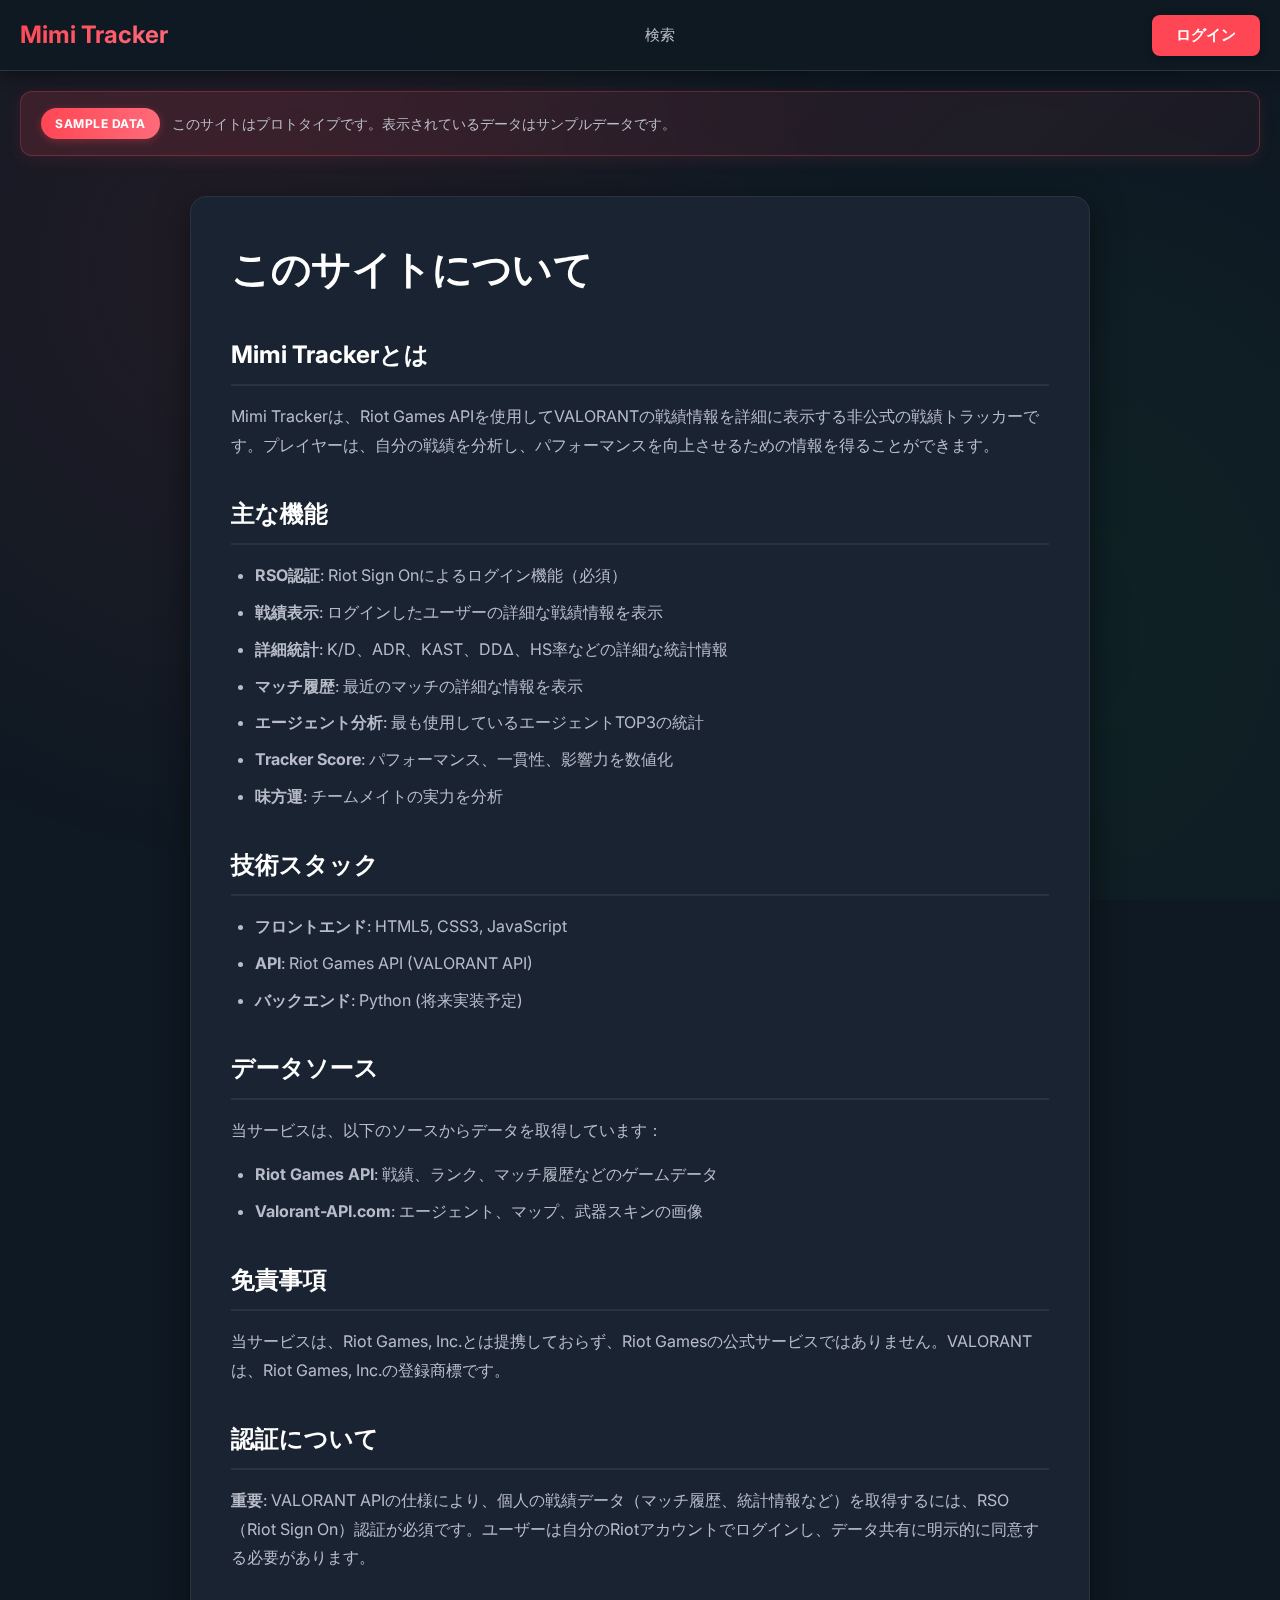
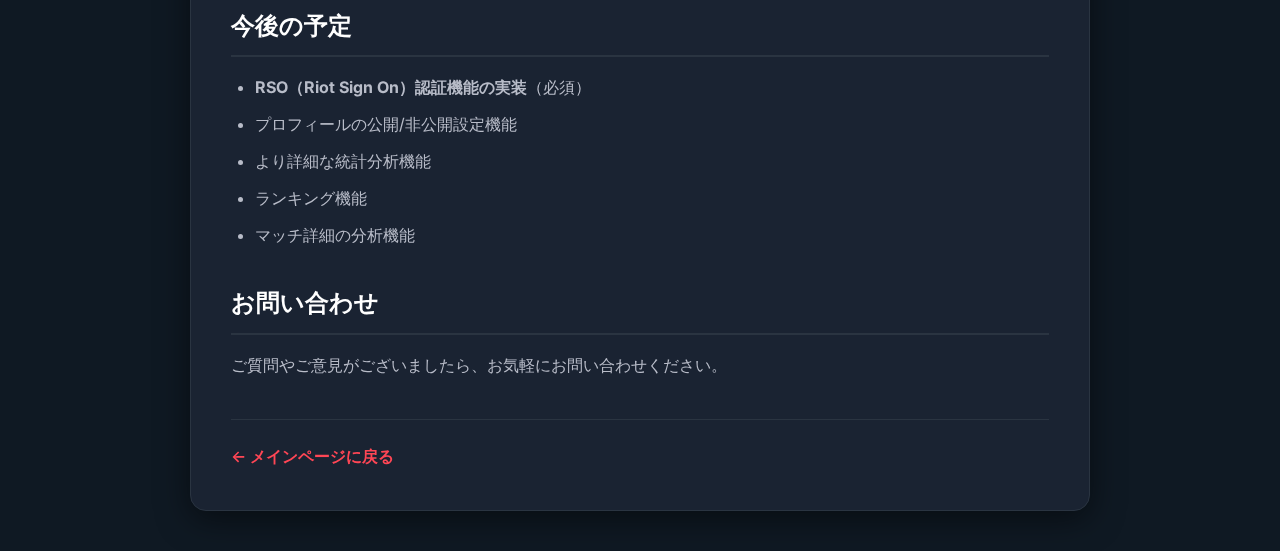
<file: about.html>
<!DOCTYPE html>
<html lang="ja">
<head>
    <meta charset="UTF-8">
    <meta name="viewport" content="width=device-width, initial-scale=1.0">
    <title>このサイトについて | Mimi Tracker</title>
    <link rel="preconnect" href="https://fonts.googleapis.com">
    <link rel="preconnect" href="https://fonts.gstatic.com" crossorigin>
    <link href="https://fonts.googleapis.com/css2?family=Inter:wght@400;500;600;700;800&display=swap" rel="stylesheet">
    <link rel="stylesheet" href="style.css">
</head>
<body>
    <!-- ナビゲーションバー -->
    <nav class="navbar">
        <div class="nav-container">
            <div class="nav-left">
                <a href="index.html" class="logo">
                    <span class="logo-text">Mimi Tracker</span>
                </a>
            </div>
            <div class="nav-center">
                <a href="index.html" class="nav-item">検索</a>
            </div>
            <div class="nav-right">
                <button class="login-btn" onclick="openLoginModal()">ログイン</button>
            </div>
        </div>
    </nav>

    <div class="container">
        <!-- Sample Data Notice -->
        <div class="sample-data-notice">
            <span class="sample-data-badge">Sample Data</span>
            <span class="sample-data-text">このサイトはプロトタイプです。表示されているデータはサンプルデータです。</span>
        </div>
        
        <section class="legal-section">
            <h1 class="legal-title">このサイトについて</h1>

            <div class="legal-content">
                <h2>Mimi Trackerとは</h2>
                <p>Mimi Trackerは、Riot Games APIを使用してVALORANTの戦績情報を詳細に表示する非公式の戦績トラッカーです。プレイヤーは、自分の戦績を分析し、パフォーマンスを向上させるための情報を得ることができます。</p>

                <h2>主な機能</h2>
                <ul>
                    <li><strong>RSO認証</strong>: Riot Sign Onによるログイン機能（必須）</li>
                    <li><strong>戦績表示</strong>: ログインしたユーザーの詳細な戦績情報を表示</li>
                    <li><strong>詳細統計</strong>: K/D、ADR、KAST、DDΔ、HS率などの詳細な統計情報</li>
                    <li><strong>マッチ履歴</strong>: 最近のマッチの詳細な情報を表示</li>
                    <li><strong>エージェント分析</strong>: 最も使用しているエージェントTOP3の統計</li>
                    <li><strong>Tracker Score</strong>: パフォーマンス、一貫性、影響力を数値化</li>
                    <li><strong>味方運</strong>: チームメイトの実力を分析</li>
                </ul>

                <h2>技術スタック</h2>
                <ul>
                    <li><strong>フロントエンド</strong>: HTML5, CSS3, JavaScript</li>
                    <li><strong>API</strong>: Riot Games API (VALORANT API)</li>
                    <li><strong>バックエンド</strong>: Python (将来実装予定)</li>
                </ul>

                <h2>データソース</h2>
                <p>当サービスは、以下のソースからデータを取得しています：</p>
                <ul>
                    <li><strong>Riot Games API</strong>: 戦績、ランク、マッチ履歴などのゲームデータ</li>
                    <li><strong>Valorant-API.com</strong>: エージェント、マップ、武器スキンの画像</li>
                </ul>

                <h2>免責事項</h2>
                <p>当サービスは、Riot Games, Inc.とは提携しておらず、Riot Gamesの公式サービスではありません。VALORANTは、Riot Games, Inc.の登録商標です。</p>

                <h2>認証について</h2>
                <p><strong>重要</strong>: VALORANT APIの仕様により、個人の戦績データ（マッチ履歴、統計情報など）を取得するには、RSO（Riot Sign On）認証が必須です。ユーザーは自分のRiotアカウントでログインし、データ共有に明示的に同意する必要があります。</p>

                <h2>今後の予定</h2>
                <ul>
                    <li><strong>RSO（Riot Sign On）認証機能の実装</strong>（必須）</li>
                    <li>プロフィールの公開/非公開設定機能</li>
                    <li>より詳細な統計分析機能</li>
                    <li>ランキング機能</li>
                    <li>マッチ詳細の分析機能</li>
                </ul>

                <h2>お問い合わせ</h2>
                <p>ご質問やご意見がございましたら、お気軽にお問い合わせください。</p>
            </div>

            <div class="legal-footer">
                <a href="index.html" class="back-link">← メインページに戻る</a>
            </div>
        </section>
    </div>

    <script>
        function openLoginModal() {
            // ログインモーダルは別ページでは開かない
        }
    </script>
</body>
</html>
</file>
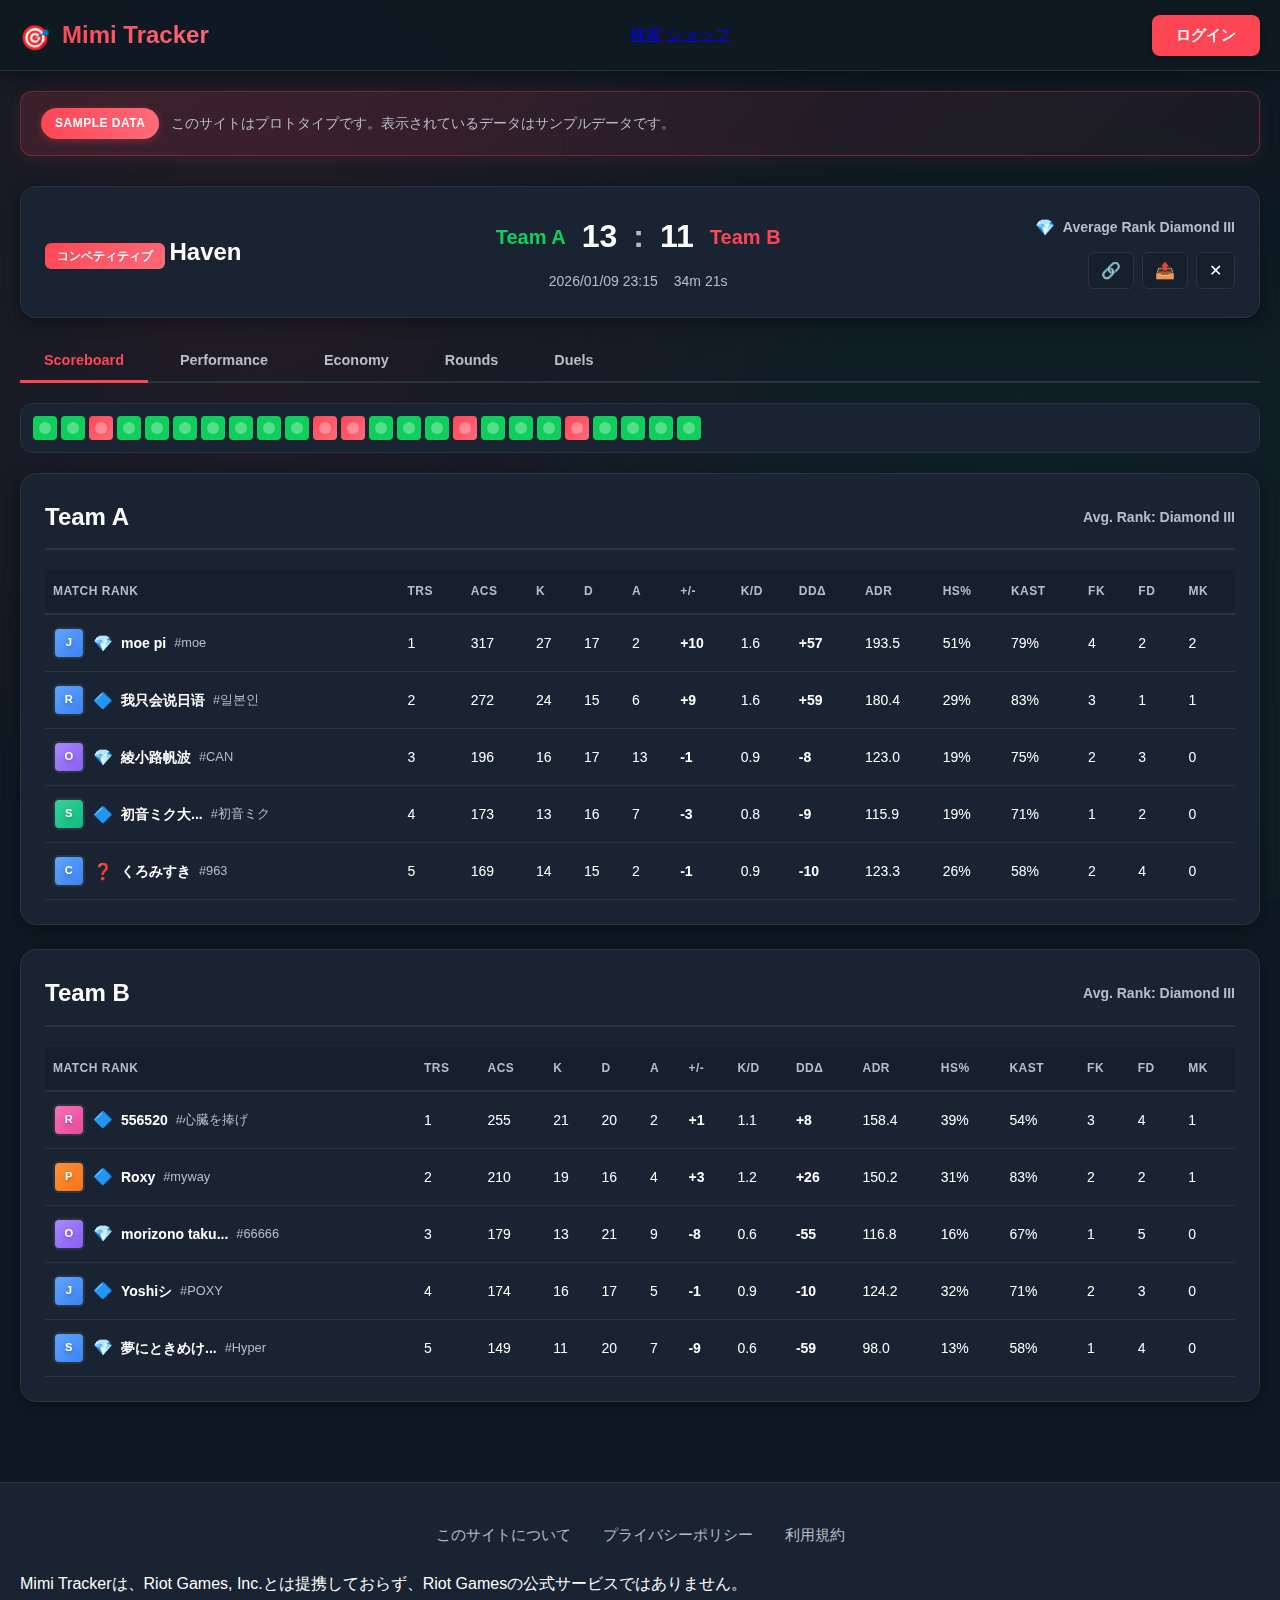
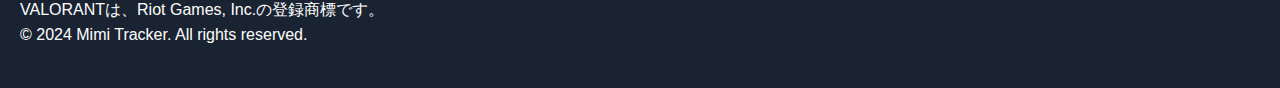
<file: match-detail.html>
<!DOCTYPE html>
<html lang="ja">
<head>
    <meta charset="UTF-8">
    <meta name="viewport" content="width=device-width, initial-scale=1.0">
    <title>試合詳細 | Mimi Tracker</title>
    <link rel="stylesheet" href="style.css">
    <link rel="stylesheet" href="match-detail.css">
</head>
<body>
    <!-- ナビゲーションバー -->
    <nav class="navbar">
        <div class="nav-container">
            <div class="nav-left">
                <a href="index.html" class="logo">
                    <div class="logo-img">🎯</div>
                    <span class="logo-text">Mimi Tracker</span>
                </a>
            </div>
            <div class="nav-tabs">
                <a href="index.html" class="nav-tab">検索</a>
                <a href="shop.html" class="nav-tab">ショップ</a>
            </div>
            <div class="nav-right">
                <button class="login-btn" onclick="openLoginModal()">ログイン</button>
            </div>
        </div>
    </nav>

    <div class="container">
        <!-- Sample Data Notice -->
        <div class="sample-data-notice">
            <span class="sample-data-badge">Sample Data</span>
            <span class="sample-data-text">このサイトはプロトタイプです。表示されているデータはサンプルデータです。</span>
        </div>

        <!-- マッチヘッダー -->
        <div class="match-header-section">
            <div class="match-header-top">
                <div class="match-header-left">
                    <div class="match-map-info">
                        <span class="match-mode-badge-header">コンペティティブ</span>
                        <span class="match-map-name">Haven</span>
                    </div>
                </div>
                <div class="match-header-center">
                    <div class="match-score-header">
                        <span class="team-name team-a">Team A</span>
                        <span class="score-display">13</span>
                        <span class="score-separator-header">:</span>
                        <span class="score-display">11</span>
                        <span class="team-name team-b">Team B</span>
                    </div>
                    <div class="match-meta-info">
                        <span class="match-date-header">2026/01/09 23:15</span>
                        <span class="match-duration">34m 21s</span>
                    </div>
                </div>
                <div class="match-header-right">
                    <div class="average-rank-header">
                        <span class="rank-icon-small">💎</span>
                        <span>Average Rank Diamond III</span>
                    </div>
                    <div class="match-actions">
                        <button class="action-btn" title="新しいタブで開く">🔗</button>
                        <button class="action-btn" title="共有">📤</button>
                        <button class="action-btn" onclick="window.history.back()" title="閉じる">✕</button>
                    </div>
                </div>
            </div>
        </div>

        <!-- ナビゲーションタブ -->
        <div class="match-tabs">
            <button class="match-tab active" data-tab="scoreboard">Scoreboard</button>
            <button class="match-tab" data-tab="performance">Performance</button>
            <button class="match-tab" data-tab="economy">Economy</button>
            <button class="match-tab" data-tab="rounds">Rounds</button>
            <button class="match-tab" data-tab="duels">Duels</button>
        </div>

        <!-- ラウンド履歴 -->
        <div class="round-history-section">
            <div class="round-history-visualizer">
                <div class="round-item round-win" data-round="1" title="Round 1 - Team A Win"></div>
                <div class="round-item round-win" data-round="2" title="Round 2 - Team A Win"></div>
                <div class="round-item round-loss" data-round="3" title="Round 3 - Team B Win"></div>
                <div class="round-item round-win" data-round="4" title="Round 4 - Team A Win"></div>
                <div class="round-item round-win" data-round="5" title="Round 5 - Team A Win"></div>
                <div class="round-item round-win" data-round="6" title="Round 6 - Team A Win"></div>
                <div class="round-item round-win" data-round="7" title="Round 7 - Team A Win"></div>
                <div class="round-item round-win" data-round="8" title="Round 8 - Team A Win"></div>
                <div class="round-item round-win" data-round="9" title="Round 9 - Team A Win"></div>
                <div class="round-item round-win" data-round="10" title="Round 10 - Team A Win"></div>
                <div class="round-item round-loss" data-round="11" title="Round 11 - Team B Win"></div>
                <div class="round-item round-loss" data-round="12" title="Round 12 - Team B Win"></div>
                <div class="round-item round-win" data-round="13" title="Round 13 - Team A Win"></div>
                <div class="round-item round-win" data-round="14" title="Round 14 - Team A Win"></div>
                <div class="round-item round-win" data-round="15" title="Round 15 - Team A Win"></div>
                <div class="round-item round-loss" data-round="16" title="Round 16 - Team B Win"></div>
                <div class="round-item round-win" data-round="17" title="Round 17 - Team A Win"></div>
                <div class="round-item round-win" data-round="18" title="Round 18 - Team A Win"></div>
                <div class="round-item round-win" data-round="19" title="Round 19 - Team A Win"></div>
                <div class="round-item round-loss" data-round="20" title="Round 20 - Team B Win"></div>
                <div class="round-item round-win" data-round="21" title="Round 21 - Team A Win"></div>
                <div class="round-item round-win" data-round="22" title="Round 22 - Team A Win"></div>
                <div class="round-item round-win" data-round="23" title="Round 23 - Team A Win"></div>
                <div class="round-item round-win" data-round="24" title="Round 24 - Team A Win"></div>
            </div>
        </div>

        <!-- スコアボード -->
        <div class="scoreboard-section" id="scoreboard-tab">
            <!-- Team A -->
            <div class="team-scoreboard">
                <div class="team-header">
                    <h3 class="team-title">Team A</h3>
                    <span class="team-avg-rank">Avg. Rank: Diamond III</span>
                </div>
                <div class="scoreboard-table">
                    <table class="player-stats-table">
                        <thead>
                            <tr>
                                <th>Match Rank</th>
                                <th>TRS</th>
                                <th>ACS</th>
                                <th>K</th>
                                <th>D</th>
                                <th>A</th>
                                <th>+/-</th>
                                <th>K/D</th>
                                <th>DDΔ</th>
                                <th>ADR</th>
                                <th>HS%</th>
                                <th>KAST</th>
                                <th>FK</th>
                                <th>FD</th>
                                <th>MK</th>
                            </tr>
                        </thead>
                        <tbody>
                            <tr class="player-row" onclick="navigateToPlayer('moe pi', 'moe')">
                                <td>
                                    <div class="player-cell">
                                        <div class="sample-image-placeholder agent-placeholder player-icon-small" data-name="Sample Jett">
                                            <span class="sample-image-text">J</span>
                                        </div>
                                        <div class="rank-icon-small">💎</div>
                                        <span class="player-name">moe pi</span>
                                        <span class="player-tag">#moe</span>
                                    </div>
                                </td>
                                <td>1</td>
                                <td>317</td>
                                <td>27</td>
                                <td>17</td>
                                <td>2</td>
                                <td class="stat-positive">+10</td>
                                <td>1.6</td>
                                <td class="stat-positive">+57</td>
                                <td>193.5</td>
                                <td>51%</td>
                                <td>79%</td>
                                <td>4</td>
                                <td>2</td>
                                <td>2</td>
                            </tr>
                            <tr class="player-row" onclick="navigateToPlayer('我只会说日语', '일본인')">
                                <td>
                                    <div class="player-cell">
                                        <div class="sample-image-placeholder agent-placeholder player-icon-small" data-name="Sample Raze">
                                            <span class="sample-image-text">R</span>
                                        </div>
                                        <div class="rank-icon-small">🔷</div>
                                        <span class="player-name">我只会说日语</span>
                                        <span class="player-tag">#일본인</span>
                                    </div>
                                </td>
                                <td>2</td>
                                <td>272</td>
                                <td>24</td>
                                <td>15</td>
                                <td>6</td>
                                <td class="stat-positive">+9</td>
                                <td>1.6</td>
                                <td class="stat-positive">+59</td>
                                <td>180.4</td>
                                <td>29%</td>
                                <td>83%</td>
                                <td>3</td>
                                <td>1</td>
                                <td>1</td>
                            </tr>
                            <tr class="player-row" onclick="navigateToPlayer('綾小路帆波', 'CAN')">
                                <td>
                                    <div class="player-cell">
                                        <div class="sample-image-placeholder agent-placeholder player-icon-small" data-name="Sample Omen">
                                            <span class="sample-image-text">O</span>
                                        </div>
                                        <div class="rank-icon-small">💎</div>
                                        <span class="player-name">綾小路帆波</span>
                                        <span class="player-tag">#CAN</span>
                                    </div>
                                </td>
                                <td>3</td>
                                <td>196</td>
                                <td>16</td>
                                <td>17</td>
                                <td>13</td>
                                <td class="stat-negative">-1</td>
                                <td>0.9</td>
                                <td class="stat-negative">-8</td>
                                <td>123.0</td>
                                <td>19%</td>
                                <td>75%</td>
                                <td>2</td>
                                <td>3</td>
                                <td>0</td>
                            </tr>
                            <tr class="player-row" onclick="navigateToPlayer('初音ミク大', '初音ミク')">
                                <td>
                                    <div class="player-cell">
                                        <div class="sample-image-placeholder agent-placeholder player-icon-small" data-name="Sample Sage">
                                            <span class="sample-image-text">S</span>
                                        </div>
                                        <div class="rank-icon-small">🔷</div>
                                        <span class="player-name">初音ミク大...</span>
                                        <span class="player-tag">#初音ミク</span>
                                    </div>
                                </td>
                                <td>4</td>
                                <td>173</td>
                                <td>13</td>
                                <td>16</td>
                                <td>7</td>
                                <td class="stat-negative">-3</td>
                                <td>0.8</td>
                                <td class="stat-negative">-9</td>
                                <td>115.9</td>
                                <td>19%</td>
                                <td>71%</td>
                                <td>1</td>
                                <td>2</td>
                                <td>0</td>
                            </tr>
                            <tr class="player-row" onclick="navigateToPlayer('くろみすき', '963')">
                                <td>
                                    <div class="player-cell">
                                        <div class="sample-image-placeholder agent-placeholder player-icon-small" data-name="Sample Cypher">
                                            <span class="sample-image-text">C</span>
                                        </div>
                                        <div class="rank-icon-small">❓</div>
                                        <span class="player-name">くろみすき</span>
                                        <span class="player-tag">#963</span>
                                    </div>
                                </td>
                                <td>5</td>
                                <td>169</td>
                                <td>14</td>
                                <td>15</td>
                                <td>2</td>
                                <td class="stat-negative">-1</td>
                                <td>0.9</td>
                                <td class="stat-negative">-10</td>
                                <td>123.3</td>
                                <td>26%</td>
                                <td>58%</td>
                                <td>2</td>
                                <td>4</td>
                                <td>0</td>
                            </tr>
                        </tbody>
                    </table>
                </div>
            </div>

            <!-- Team B -->
            <div class="team-scoreboard">
                <div class="team-header">
                    <h3 class="team-title">Team B</h3>
                    <span class="team-avg-rank">Avg. Rank: Diamond III</span>
                </div>
                <div class="scoreboard-table">
                    <table class="player-stats-table">
                        <thead>
                            <tr>
                                <th>Match Rank</th>
                                <th>TRS</th>
                                <th>ACS</th>
                                <th>K</th>
                                <th>D</th>
                                <th>A</th>
                                <th>+/-</th>
                                <th>K/D</th>
                                <th>DDΔ</th>
                                <th>ADR</th>
                                <th>HS%</th>
                                <th>KAST</th>
                                <th>FK</th>
                                <th>FD</th>
                                <th>MK</th>
                            </tr>
                        </thead>
                        <tbody>
                            <tr class="player-row" onclick="navigateToPlayer('556520', '心臓を捧げ')">
                                <td>
                                    <div class="player-cell">
                                        <div class="sample-image-placeholder agent-placeholder player-icon-small" data-name="Sample Reyna">
                                            <span class="sample-image-text">R</span>
                                        </div>
                                        <div class="rank-icon-small">🔷</div>
                                        <span class="player-name">556520</span>
                                        <span class="player-tag">#心臓を捧げ</span>
                                    </div>
                                </td>
                                <td>1</td>
                                <td>255</td>
                                <td>21</td>
                                <td>20</td>
                                <td>2</td>
                                <td class="stat-positive">+1</td>
                                <td>1.1</td>
                                <td class="stat-positive">+8</td>
                                <td>158.4</td>
                                <td>39%</td>
                                <td>54%</td>
                                <td>3</td>
                                <td>4</td>
                                <td>1</td>
                            </tr>
                            <tr class="player-row" onclick="navigateToPlayer('Roxy', 'myway')">
                                <td>
                                    <div class="player-cell">
                                        <div class="sample-image-placeholder agent-placeholder player-icon-small" data-name="Sample Phoenix">
                                            <span class="sample-image-text">P</span>
                                        </div>
                                        <div class="rank-icon-small">🔷</div>
                                        <span class="player-name">Roxy</span>
                                        <span class="player-tag">#myway</span>
                                    </div>
                                </td>
                                <td>2</td>
                                <td>210</td>
                                <td>19</td>
                                <td>16</td>
                                <td>4</td>
                                <td class="stat-positive">+3</td>
                                <td>1.2</td>
                                <td class="stat-positive">+26</td>
                                <td>150.2</td>
                                <td>31%</td>
                                <td>83%</td>
                                <td>2</td>
                                <td>2</td>
                                <td>1</td>
                            </tr>
                            <tr class="player-row" onclick="navigateToPlayer('morizono taku', '66666')">
                                <td>
                                    <div class="player-cell">
                                        <div class="sample-image-placeholder agent-placeholder player-icon-small" data-name="Sample Omen">
                                            <span class="sample-image-text">O</span>
                                        </div>
                                        <div class="rank-icon-small">💎</div>
                                        <span class="player-name">morizono taku...</span>
                                        <span class="player-tag">#66666</span>
                                    </div>
                                </td>
                                <td>3</td>
                                <td>179</td>
                                <td>13</td>
                                <td>21</td>
                                <td>9</td>
                                <td class="stat-negative">-8</td>
                                <td>0.6</td>
                                <td class="stat-negative">-55</td>
                                <td>116.8</td>
                                <td>16%</td>
                                <td>67%</td>
                                <td>1</td>
                                <td>5</td>
                                <td>0</td>
                            </tr>
                            <tr class="player-row" onclick="navigateToPlayer('Yoshiシ', 'POXY')">
                                <td>
                                    <div class="player-cell">
                                        <div class="sample-image-placeholder agent-placeholder player-icon-small" data-name="Sample Jett">
                                            <span class="sample-image-text">J</span>
                                        </div>
                                        <div class="rank-icon-small">🔷</div>
                                        <span class="player-name">Yoshiシ</span>
                                        <span class="player-tag">#POXY</span>
                                    </div>
                                </td>
                                <td>4</td>
                                <td>174</td>
                                <td>16</td>
                                <td>17</td>
                                <td>5</td>
                                <td class="stat-negative">-1</td>
                                <td>0.9</td>
                                <td class="stat-negative">-10</td>
                                <td>124.2</td>
                                <td>32%</td>
                                <td>71%</td>
                                <td>2</td>
                                <td>3</td>
                                <td>0</td>
                            </tr>
                            <tr class="player-row" onclick="navigateToPlayer('夢にときめけ', 'Hyper')">
                                <td>
                                    <div class="player-cell">
                                        <div class="sample-image-placeholder agent-placeholder player-icon-small" data-name="Sample Sova">
                                            <span class="sample-image-text">S</span>
                                        </div>
                                        <div class="rank-icon-small">💎</div>
                                        <span class="player-name">夢にときめけ...</span>
                                        <span class="player-tag">#Hyper</span>
                                    </div>
                                </td>
                                <td>5</td>
                                <td>149</td>
                                <td>11</td>
                                <td>20</td>
                                <td>7</td>
                                <td class="stat-negative">-9</td>
                                <td>0.6</td>
                                <td class="stat-negative">-59</td>
                                <td>98.0</td>
                                <td>13%</td>
                                <td>58%</td>
                                <td>1</td>
                                <td>4</td>
                                <td>0</td>
                            </tr>
                        </tbody>
                    </table>
                </div>
            </div>
        </div>
    </div>

    <!-- フッター -->
    <footer class="site-footer">
        <div class="footer-content">
            <div class="footer-links">
                <a href="about.html">このサイトについて</a>
                <a href="privacy.html">プライバシーポリシー</a>
                <a href="terms.html">利用規約</a>
            </div>
            <div class="footer-disclaimer">
                <p>Mimi Trackerは、Riot Games, Inc.とは提携しておらず、Riot Gamesの公式サービスではありません。</p>
                <p>VALORANTは、Riot Games, Inc.の登録商標です。</p>
                <p>&copy; 2024 Mimi Tracker. All rights reserved.</p>
            </div>
        </div>
    </footer>

    <!-- ログインモーダル -->
    <div id="loginModal" class="modal">
        <div class="modal-content">
            <span class="close" onclick="closeLoginModal()">&times;</span>
            <h2>ログイン</h2>
            <p class="modal-subtitle">Riotアカウントでログインして自分の戦績を表示</p>
            <div class="login-note">
                <p>⚠️ RSO認証機能はAPIキー発行後に実装予定です</p>
            </div>
            <button class="login-submit-btn" disabled>Riotアカウントでログイン</button>
        </div>
    </div>

    <script>
        // ログインモーダル
        function openLoginModal() {
            document.getElementById('loginModal').style.display = 'flex';
        }

        function closeLoginModal() {
            document.getElementById('loginModal').style.display = 'none';
        }

        window.onclick = function(event) {
            const modal = document.getElementById('loginModal');
            if (event.target == modal) {
                modal.style.display = 'none';
            }
        }

        // プレイヤーページへの遷移
        function navigateToPlayer(gameName, tagLine) {
            // URLエンコードしてplayer.htmlに遷移
            const encodedName = encodeURIComponent(gameName);
            const encodedTag = encodeURIComponent(tagLine);
            window.location.href = `player.html?name=${encodedName}&tag=${encodedTag}`;
        }

        // タブ切り替え
        document.querySelectorAll('.match-tab').forEach(tab => {
            tab.addEventListener('click', function() {
                document.querySelectorAll('.match-tab').forEach(t => t.classList.remove('active'));
                this.classList.add('active');
                // タブ切り替えのロジックは後で実装
            });
        });
    </script>
</body>
</html>
</file>
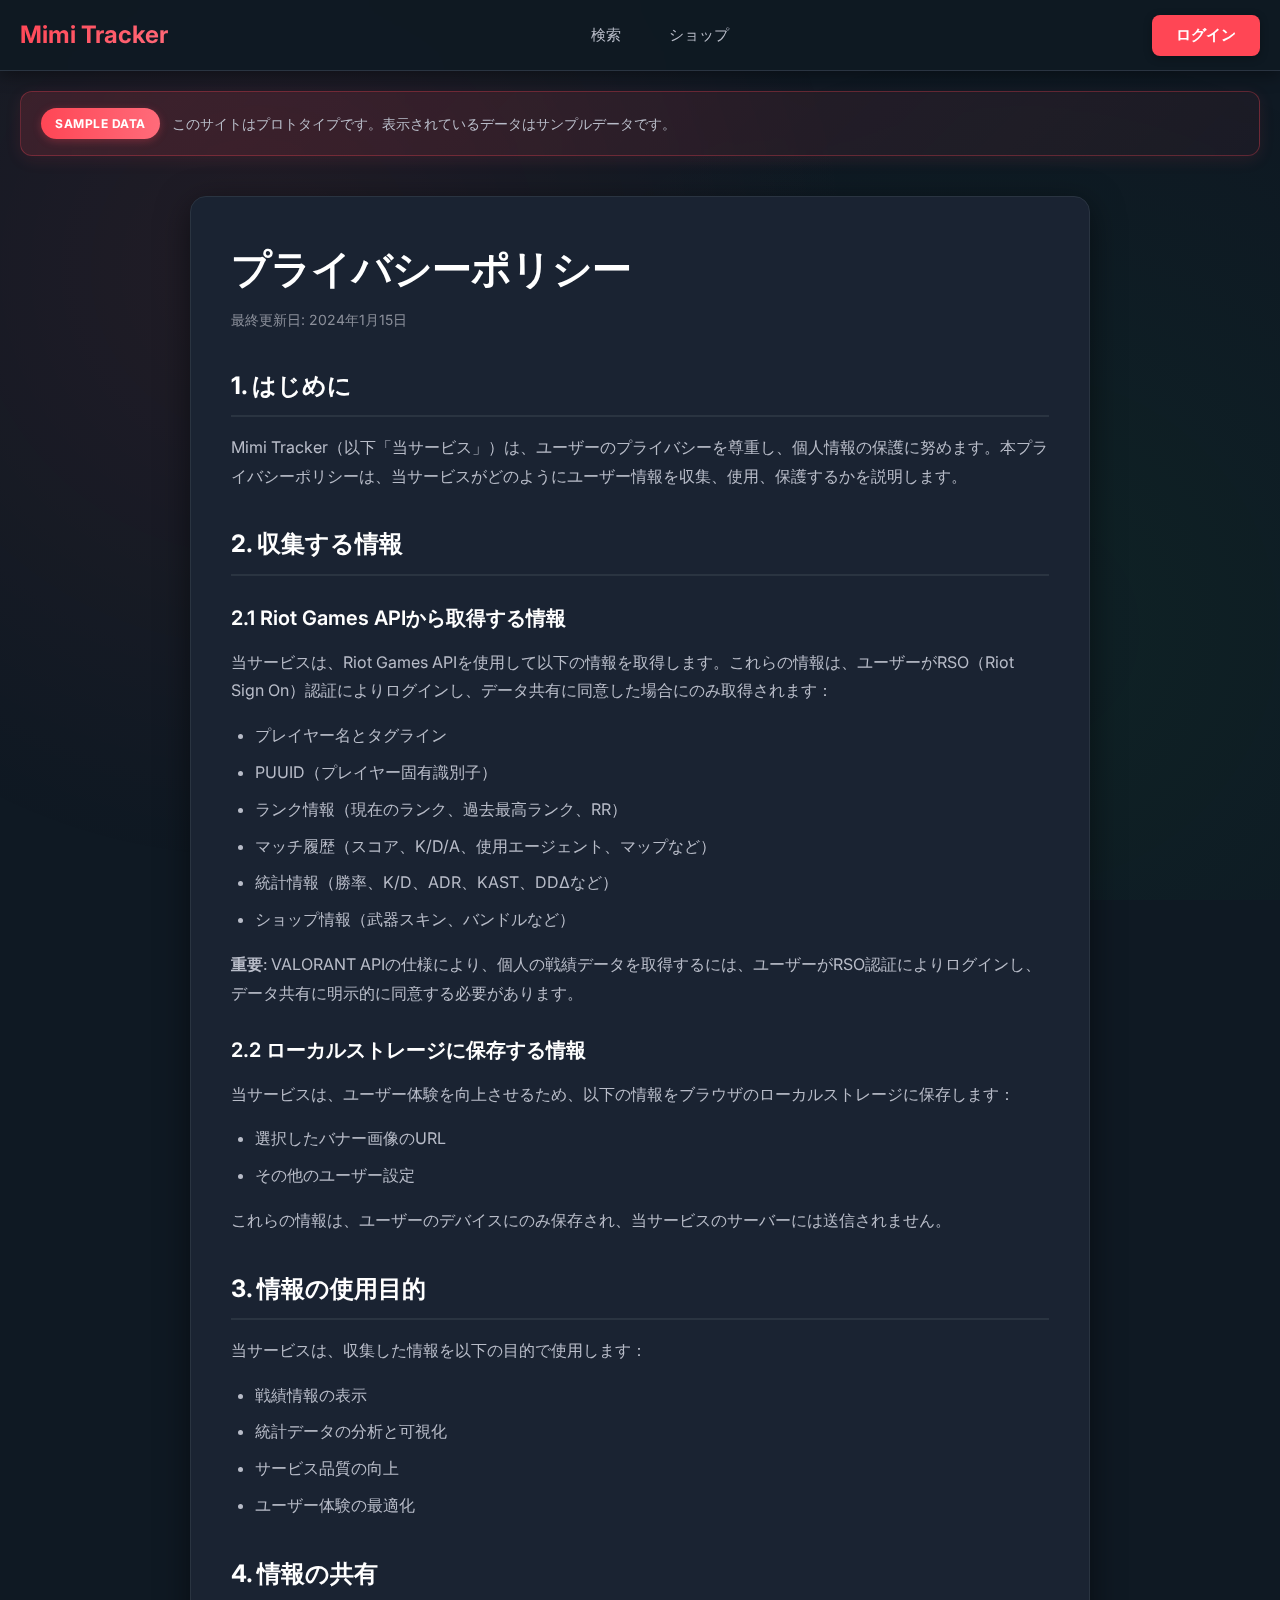
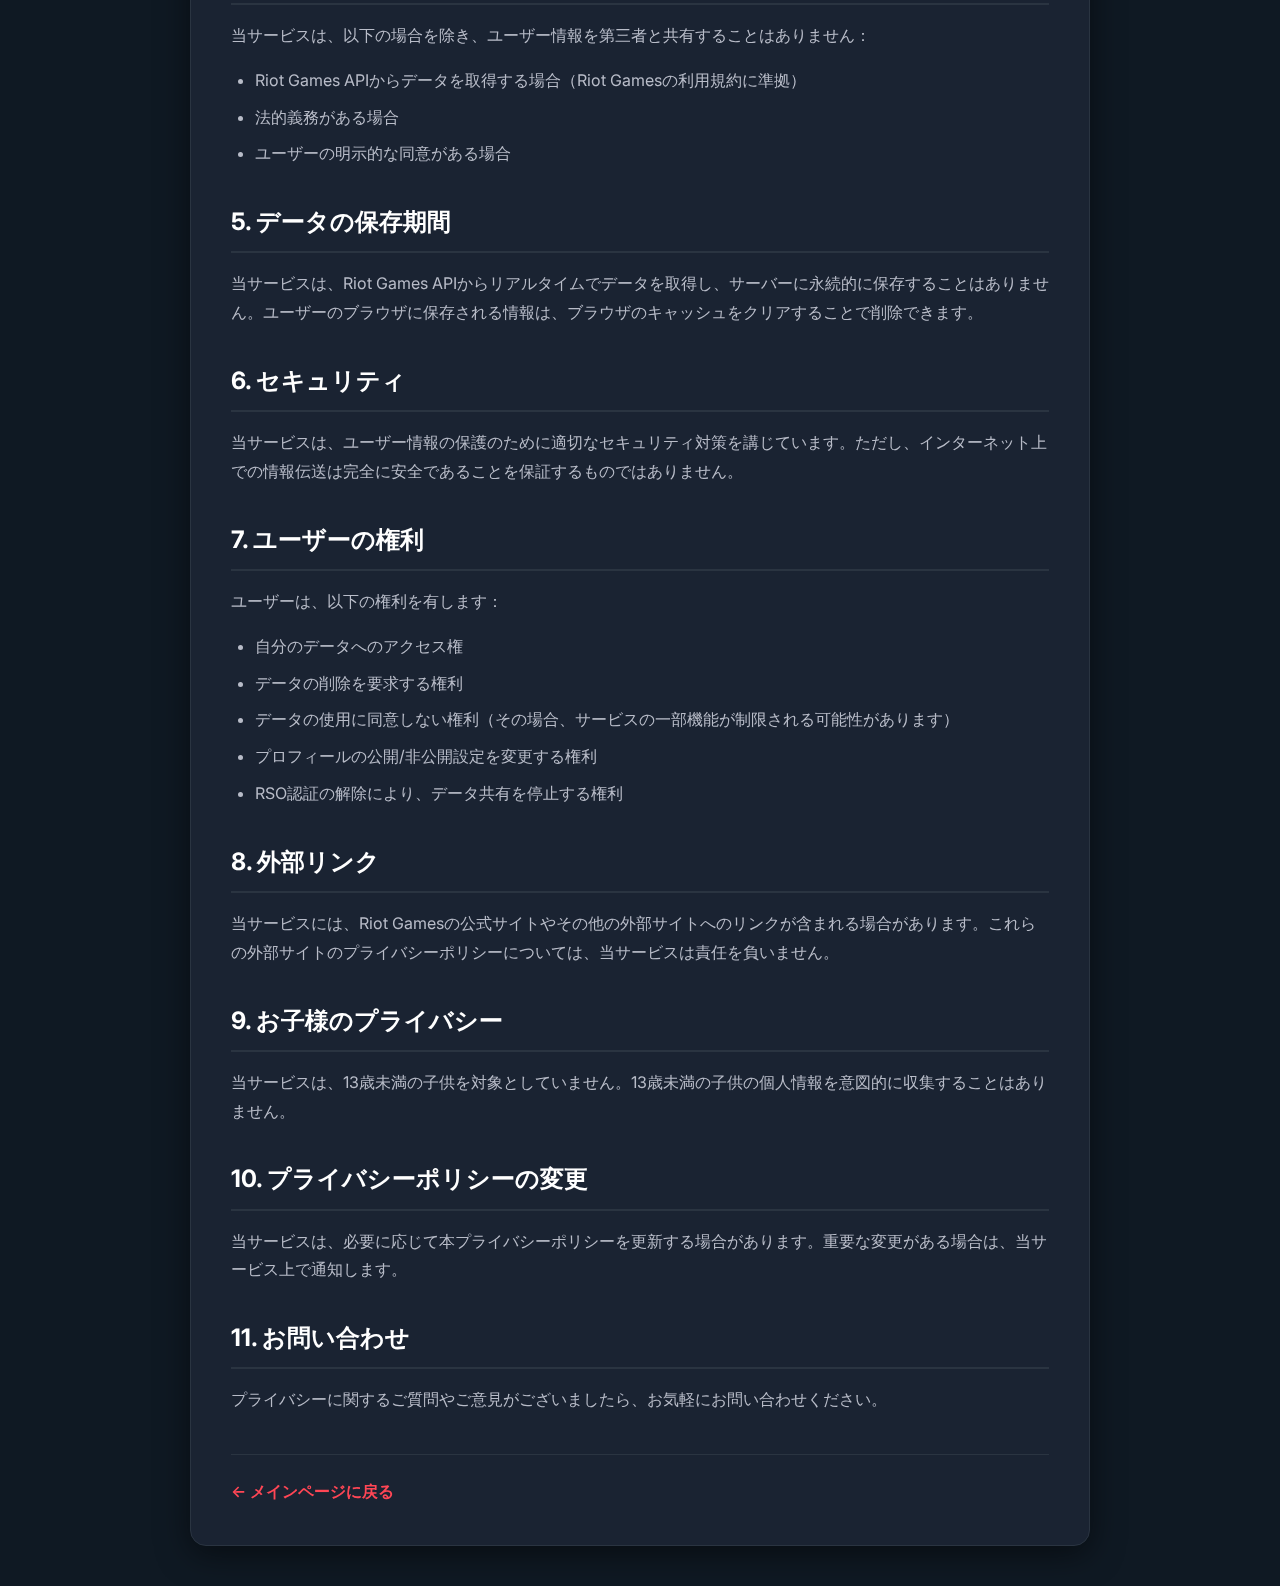
<file: privacy.html>
<!DOCTYPE html>
<html lang="ja">
<head>
    <meta charset="UTF-8">
    <meta name="viewport" content="width=device-width, initial-scale=1.0">
    <title>プライバシーポリシー | Mimi Tracker</title>
    <link rel="preconnect" href="https://fonts.googleapis.com">
    <link rel="preconnect" href="https://fonts.gstatic.com" crossorigin>
    <link href="https://fonts.googleapis.com/css2?family=Inter:wght@400;500;600;700;800&display=swap" rel="stylesheet">
    <link rel="stylesheet" href="style.css">
</head>
<body>
    <!-- ナビゲーションバー -->
    <nav class="navbar">
        <div class="nav-container">
            <div class="nav-left">
                <a href="index.html" class="logo">
                    <span class="logo-text">Mimi Tracker</span>
                </a>
            </div>
            <div class="nav-center">
                <a href="index.html" class="nav-item">検索</a>
                <a href="shop.html" class="nav-item">ショップ</a>
            </div>
            <div class="nav-right">
                <button class="login-btn" onclick="openLoginModal()">ログイン</button>
            </div>
        </div>
    </nav>

    <div class="container">
        <!-- Sample Data Notice -->
        <div class="sample-data-notice">
            <span class="sample-data-badge">Sample Data</span>
            <span class="sample-data-text">このサイトはプロトタイプです。表示されているデータはサンプルデータです。</span>
        </div>
        
        <section class="legal-section">
            <h1 class="legal-title">プライバシーポリシー</h1>
            <p class="legal-updated">最終更新日: 2024年1月15日</p>

            <div class="legal-content">
                <h2>1. はじめに</h2>
                <p>Mimi Tracker（以下「当サービス」）は、ユーザーのプライバシーを尊重し、個人情報の保護に努めます。本プライバシーポリシーは、当サービスがどのようにユーザー情報を収集、使用、保護するかを説明します。</p>

                <h2>2. 収集する情報</h2>
                <h3>2.1 Riot Games APIから取得する情報</h3>
                <p>当サービスは、Riot Games APIを使用して以下の情報を取得します。これらの情報は、ユーザーがRSO（Riot Sign On）認証によりログインし、データ共有に同意した場合にのみ取得されます：</p>
                <ul>
                    <li>プレイヤー名とタグライン</li>
                    <li>PUUID（プレイヤー固有識別子）</li>
                    <li>ランク情報（現在のランク、過去最高ランク、RR）</li>
                    <li>マッチ履歴（スコア、K/D/A、使用エージェント、マップなど）</li>
                    <li>統計情報（勝率、K/D、ADR、KAST、DDΔなど）</li>
                    <li>ショップ情報（武器スキン、バンドルなど）</li>
                </ul>
                <p><strong>重要</strong>: VALORANT APIの仕様により、個人の戦績データを取得するには、ユーザーがRSO認証によりログインし、データ共有に明示的に同意する必要があります。</p>

                <h3>2.2 ローカルストレージに保存する情報</h3>
                <p>当サービスは、ユーザー体験を向上させるため、以下の情報をブラウザのローカルストレージに保存します：</p>
                <ul>
                    <li>選択したバナー画像のURL</li>
                    <li>その他のユーザー設定</li>
                </ul>
                <p>これらの情報は、ユーザーのデバイスにのみ保存され、当サービスのサーバーには送信されません。</p>

                <h2>3. 情報の使用目的</h2>
                <p>当サービスは、収集した情報を以下の目的で使用します：</p>
                <ul>
                    <li>戦績情報の表示</li>
                    <li>統計データの分析と可視化</li>
                    <li>サービス品質の向上</li>
                    <li>ユーザー体験の最適化</li>
                </ul>

                <h2>4. 情報の共有</h2>
                <p>当サービスは、以下の場合を除き、ユーザー情報を第三者と共有することはありません：</p>
                <ul>
                    <li>Riot Games APIからデータを取得する場合（Riot Gamesの利用規約に準拠）</li>
                    <li>法的義務がある場合</li>
                    <li>ユーザーの明示的な同意がある場合</li>
                </ul>

                <h2>5. データの保存期間</h2>
                <p>当サービスは、Riot Games APIからリアルタイムでデータを取得し、サーバーに永続的に保存することはありません。ユーザーのブラウザに保存される情報は、ブラウザのキャッシュをクリアすることで削除できます。</p>

                <h2>6. セキュリティ</h2>
                <p>当サービスは、ユーザー情報の保護のために適切なセキュリティ対策を講じています。ただし、インターネット上での情報伝送は完全に安全であることを保証するものではありません。</p>

                <h2>7. ユーザーの権利</h2>
                <p>ユーザーは、以下の権利を有します：</p>
                <ul>
                    <li>自分のデータへのアクセス権</li>
                    <li>データの削除を要求する権利</li>
                    <li>データの使用に同意しない権利（その場合、サービスの一部機能が制限される可能性があります）</li>
                    <li>プロフィールの公開/非公開設定を変更する権利</li>
                    <li>RSO認証の解除により、データ共有を停止する権利</li>
                </ul>

                <h2>8. 外部リンク</h2>
                <p>当サービスには、Riot Gamesの公式サイトやその他の外部サイトへのリンクが含まれる場合があります。これらの外部サイトのプライバシーポリシーについては、当サービスは責任を負いません。</p>

                <h2>9. お子様のプライバシー</h2>
                <p>当サービスは、13歳未満の子供を対象としていません。13歳未満の子供の個人情報を意図的に収集することはありません。</p>

                <h2>10. プライバシーポリシーの変更</h2>
                <p>当サービスは、必要に応じて本プライバシーポリシーを更新する場合があります。重要な変更がある場合は、当サービス上で通知します。</p>

                <h2>11. お問い合わせ</h2>
                <p>プライバシーに関するご質問やご意見がございましたら、お気軽にお問い合わせください。</p>
            </div>

            <div class="legal-footer">
                <a href="index.html" class="back-link">← メインページに戻る</a>
            </div>
        </section>
    </div>

    <script>
        function openLoginModal() {
            // ログインモーダルは別ページでは開かない
        }
    </script>
</body>
</html>
</file>
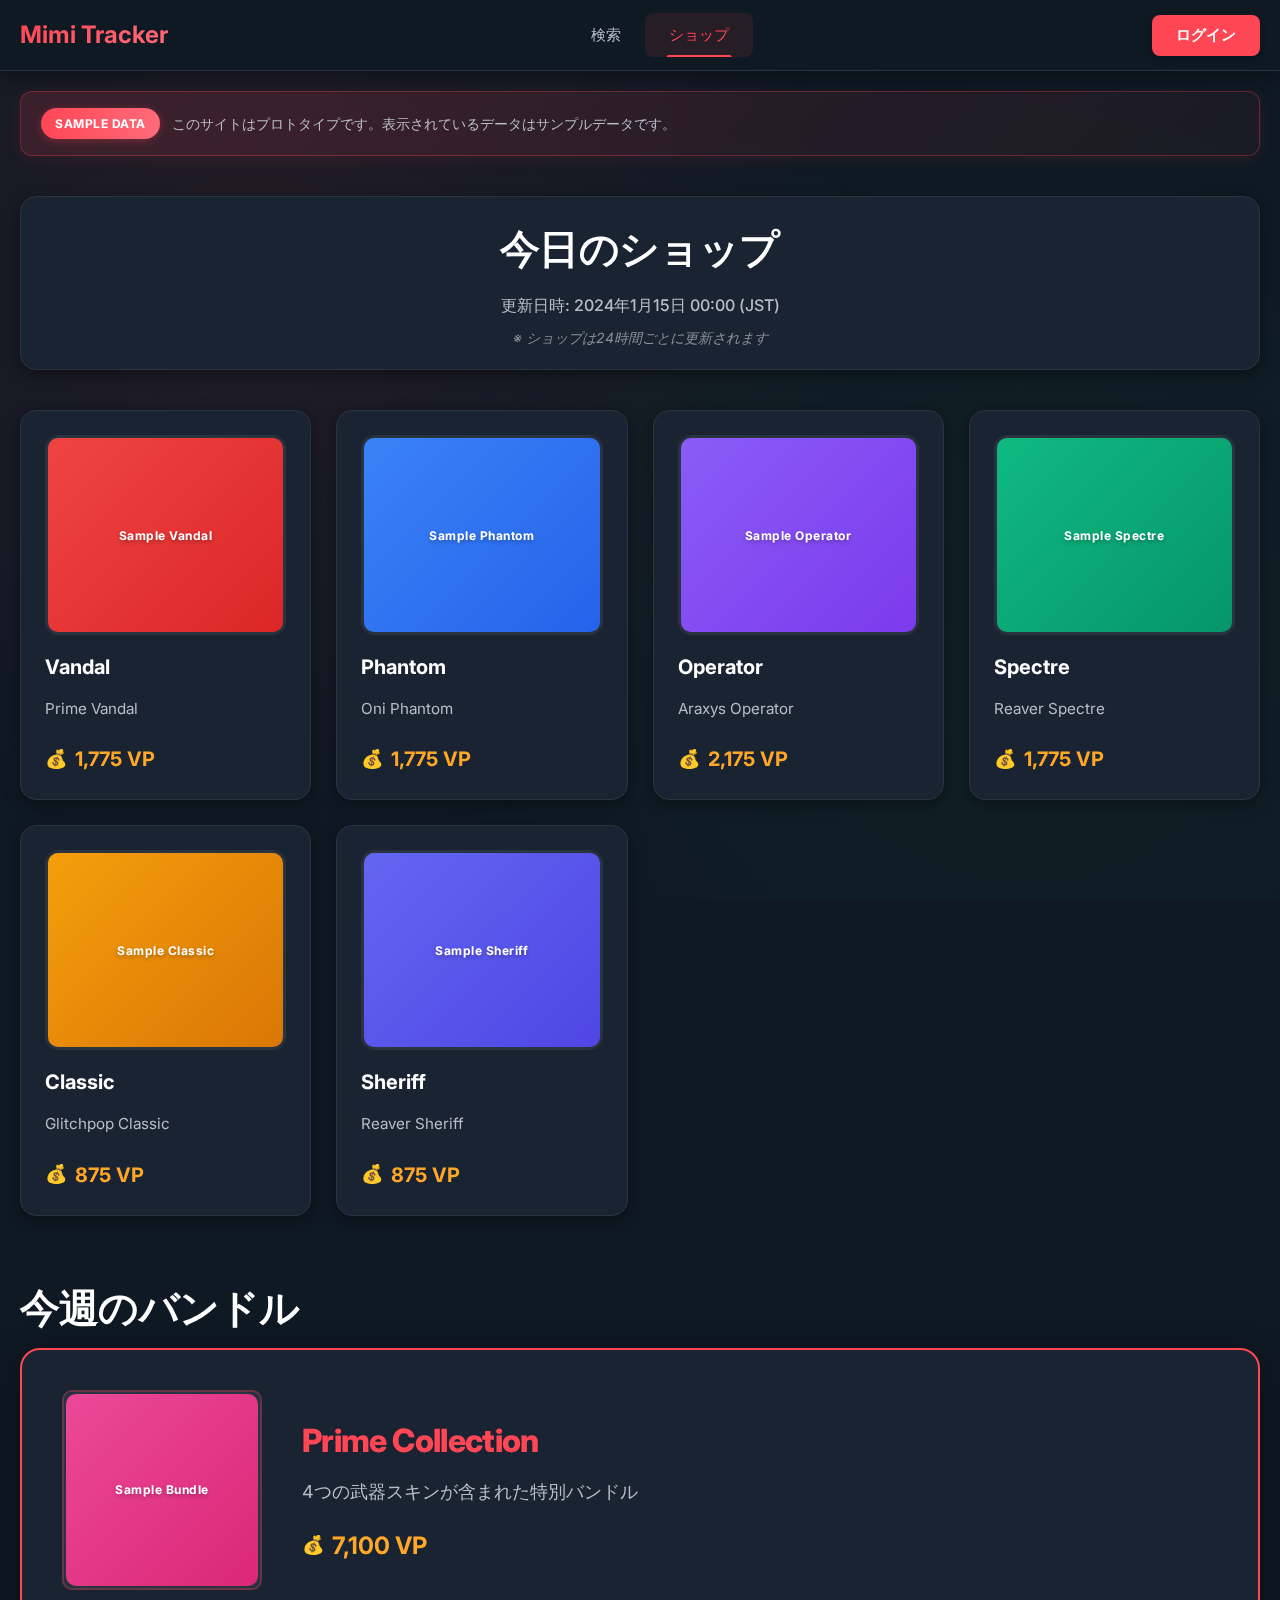
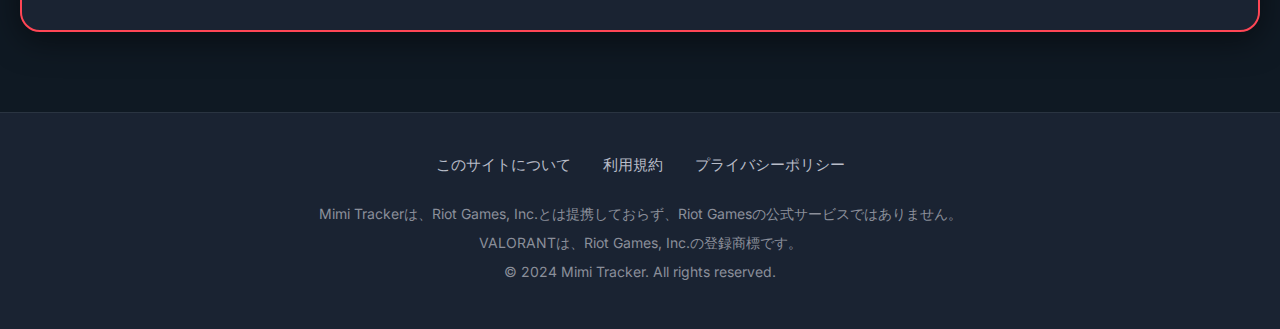
<file: shop.html>
<!DOCTYPE html>
<html lang="ja">
<head>
    <meta charset="UTF-8">
    <meta name="viewport" content="width=device-width, initial-scale=1.0">
    <title>Mimi Tracker - VALORANT ショップ</title>
    <link rel="preconnect" href="https://fonts.googleapis.com">
    <link rel="preconnect" href="https://fonts.gstatic.com" crossorigin>
    <link href="https://fonts.googleapis.com/css2?family=Inter:wght@400;500;600;700;800&display=swap" rel="stylesheet">
    <link rel="stylesheet" href="style.css">
    <link rel="stylesheet" href="shop.css">
</head>
<body>
    <!-- ナビゲーションバー -->
    <nav class="navbar">
        <div class="nav-container">
            <div class="nav-left">
                <a href="index.html" class="logo">
                    <span class="logo-text">Mimi Tracker</span>
                </a>
            </div>
            <div class="nav-center">
                <a href="index.html" class="nav-item">検索</a>
                <a href="shop.html" class="nav-item active">ショップ</a>
            </div>
            <div class="nav-right">
                <button class="login-btn" onclick="openLoginModal()">ログイン</button>
            </div>
        </div>
    </nav>

    <div class="container">
        <!-- Sample Data Notice -->
        <div class="sample-data-notice">
            <span class="sample-data-badge">Sample Data</span>
            <span class="sample-data-text">このサイトはプロトタイプです。表示されているデータはサンプルデータです。</span>
        </div>

        <!-- ショップ情報 -->
        <section class="shop-info">
            <div class="shop-header">
                <h2>今日のショップ</h2>
                <p class="shop-date">更新日時: 2024年1月15日 00:00 (JST)</p>
                <p class="shop-note">※ ショップは24時間ごとに更新されます</p>
            </div>
        </section>

        <!-- ショップアイテム -->
        <section class="shop-items">
            <div class="shop-item">
                <div class="item-image-container">
                    <div class="sample-image-placeholder weapon-placeholder" data-name="Sample Vandal">
                        <span class="sample-image-text">Sample Vandal</span>
                    </div>
                </div>
                <div class="item-info">
                    <h3 class="item-name">Vandal</h3>
                    <p class="item-skin">Prime Vandal</p>
                    <div class="item-price">
                        <span class="price-icon">💰</span>
                        <span class="price-value">1,775 VP</span>
                    </div>
                </div>
            </div>

            <div class="shop-item">
                <div class="item-image-container">
                    <div class="sample-image-placeholder weapon-placeholder" data-name="Sample Phantom">
                        <span class="sample-image-text">Sample Phantom</span>
                    </div>
                </div>
                <div class="item-info">
                    <h3 class="item-name">Phantom</h3>
                    <p class="item-skin">Oni Phantom</p>
                    <div class="item-price">
                        <span class="price-icon">💰</span>
                        <span class="price-value">1,775 VP</span>
                    </div>
                </div>
            </div>

            <div class="shop-item">
                <div class="item-image-container">
                    <div class="sample-image-placeholder weapon-placeholder" data-name="Sample Operator">
                        <span class="sample-image-text">Sample Operator</span>
                    </div>
                </div>
                <div class="item-info">
                    <h3 class="item-name">Operator</h3>
                    <p class="item-skin">Araxys Operator</p>
                    <div class="item-price">
                        <span class="price-icon">💰</span>
                        <span class="price-value">2,175 VP</span>
                    </div>
                </div>
            </div>

            <div class="shop-item">
                <div class="item-image-container">
                    <div class="sample-image-placeholder weapon-placeholder" data-name="Sample Spectre">
                        <span class="sample-image-text">Sample Spectre</span>
                    </div>
                </div>
                <div class="item-info">
                    <h3 class="item-name">Spectre</h3>
                    <p class="item-skin">Reaver Spectre</p>
                    <div class="item-price">
                        <span class="price-icon">💰</span>
                        <span class="price-value">1,775 VP</span>
                    </div>
                </div>
            </div>

            <div class="shop-item">
                <div class="item-image-container">
                    <div class="sample-image-placeholder weapon-placeholder" data-name="Sample Classic">
                        <span class="sample-image-text">Sample Classic</span>
                    </div>
                </div>
                <div class="item-info">
                    <h3 class="item-name">Classic</h3>
                    <p class="item-skin">Glitchpop Classic</p>
                    <div class="item-price">
                        <span class="price-icon">💰</span>
                        <span class="price-value">875 VP</span>
                    </div>
                </div>
            </div>

            <div class="shop-item">
                <div class="item-image-container">
                    <div class="sample-image-placeholder weapon-placeholder" data-name="Sample Sheriff">
                        <span class="sample-image-text">Sample Sheriff</span>
                    </div>
                </div>
                <div class="item-info">
                    <h3 class="item-name">Sheriff</h3>
                    <p class="item-skin">Reaver Sheriff</p>
                    <div class="item-price">
                        <span class="price-icon">💰</span>
                        <span class="price-value">875 VP</span>
                    </div>
                </div>
            </div>
        </section>

        <!-- バンドル情報 -->
        <section class="bundle-section">
            <h3 class="section-title">今週のバンドル</h3>
            <div class="bundle-card">
                <div class="bundle-image-container">
                    <div class="sample-image-placeholder weapon-placeholder" data-name="Sample Bundle">
                        <span class="sample-image-text">Sample Bundle</span>
                    </div>
                </div>
                <div class="bundle-info">
                    <h4>Prime Collection</h4>
                    <p>4つの武器スキンが含まれた特別バンドル</p>
                    <div class="bundle-price">
                        <span class="price-icon">💰</span>
                        <span class="price-value">7,100 VP</span>
                    </div>
                </div>
            </div>
        </section>
    </div>

    <!-- ログインモーダル -->
    <div id="loginModal" class="modal">
        <div class="modal-content">
            <span class="close" onclick="closeLoginModal()">&times;</span>
            <h2>ログイン</h2>
            <p class="modal-subtitle">Riotアカウントでログインして自分の戦績を表示</p>
            <form class="login-form" onsubmit="handleLogin(event)">
                <div class="form-group">
                    <label for="username">ユーザー名</label>
                    <input type="text" id="username" name="username" placeholder="プレイヤー名#タグライン" required>
                </div>
                <div class="form-group">
                    <label for="password">パスワード</label>
                    <input type="password" id="password" name="password" placeholder="パスワード" required>
                </div>
                <button type="submit" class="login-submit-btn">ログイン</button>
                <p class="login-note">※ RSO認証機能はAPIキー発行後に実装予定です</p>
            </form>
        </div>
    </div>

    <script>
        function openLoginModal() {
            document.getElementById('loginModal').style.display = 'flex';
        }

        function closeLoginModal() {
            document.getElementById('loginModal').style.display = 'none';
        }

        function handleLogin(event) {
            event.preventDefault();
            alert('RSO認証機能はAPIキー発行後に実装予定です');
            closeLoginModal();
        }

        window.onclick = function(event) {
            const modal = document.getElementById('loginModal');
            if (event.target == modal) {
                closeLoginModal();
            }
        }
    </script>

    <!-- フッター -->
    <footer class="site-footer">
        <div class="footer-container">
            <div class="footer-links">
                <a href="about.html">このサイトについて</a>
                <a href="terms.html">利用規約</a>
                <a href="privacy.html">プライバシーポリシー</a>
            </div>
            <div class="footer-text">
                <p>Mimi Trackerは、Riot Games, Inc.とは提携しておらず、Riot Gamesの公式サービスではありません。</p>
                <p>VALORANTは、Riot Games, Inc.の登録商標です。</p>
                <p>&copy; 2024 Mimi Tracker. All rights reserved.</p>
            </div>
        </div>
    </footer>
</body>
</html>
</file>
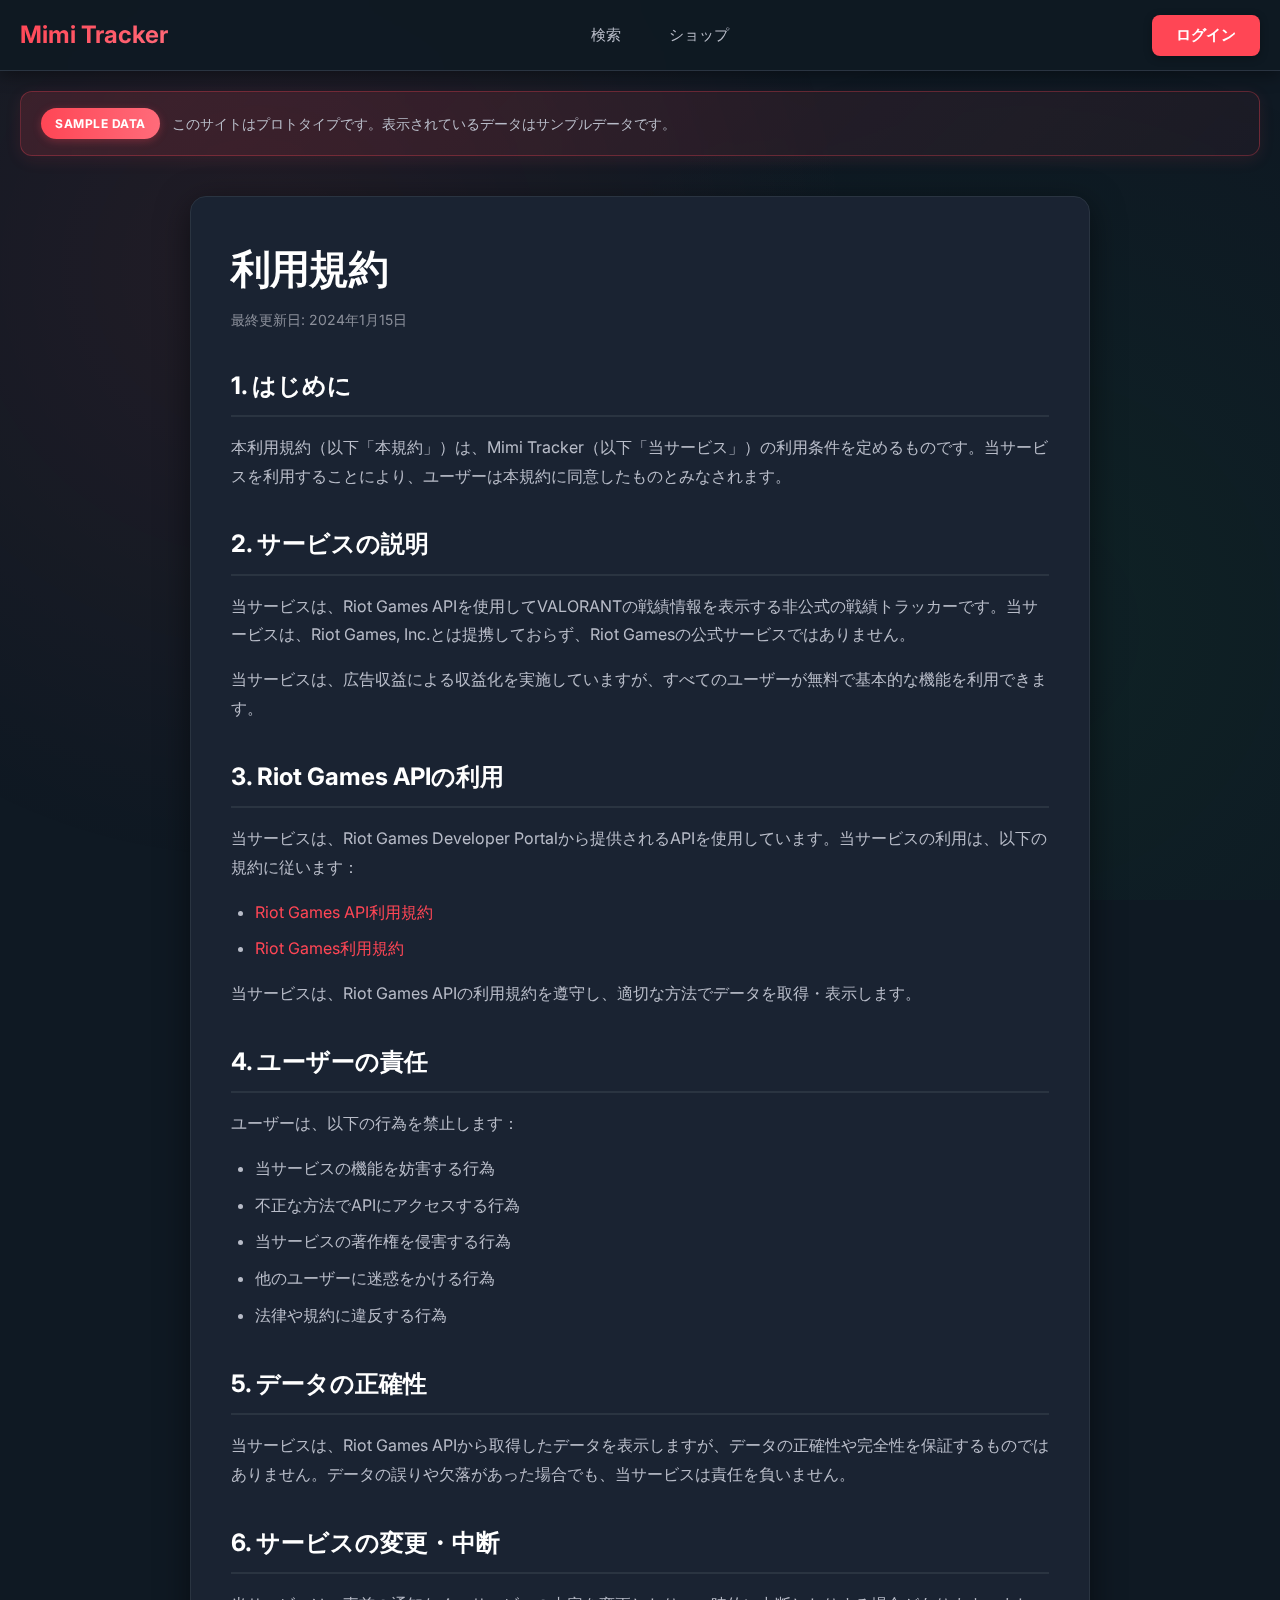
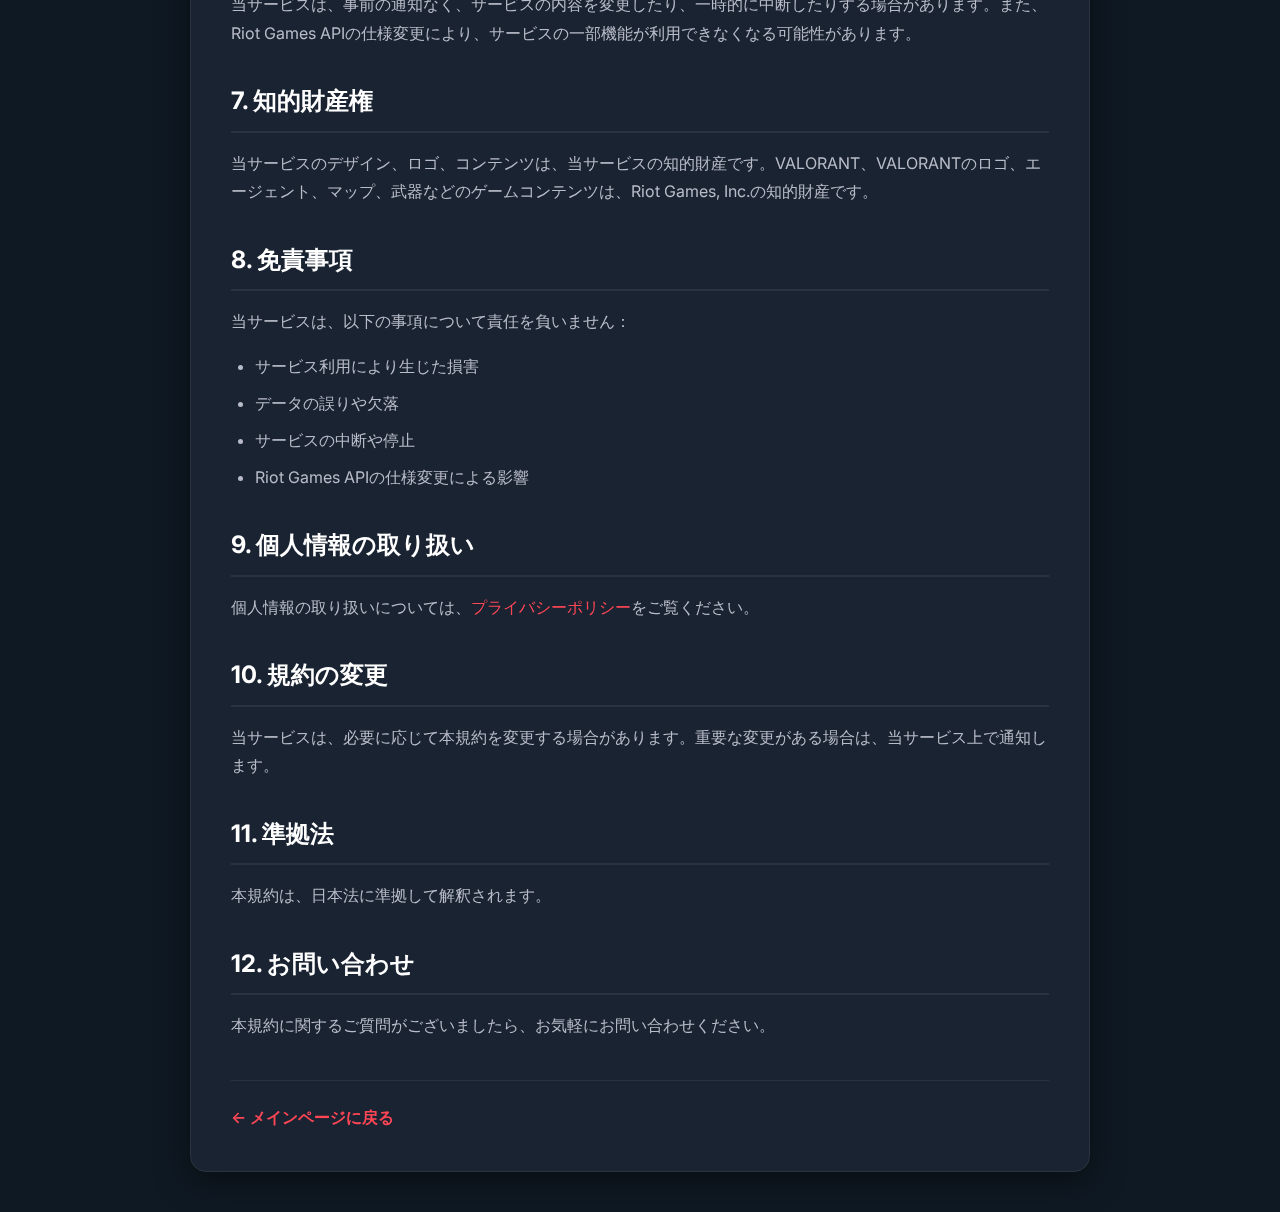
<file: terms.html>
<!DOCTYPE html>
<html lang="ja">
<head>
    <meta charset="UTF-8">
    <meta name="viewport" content="width=device-width, initial-scale=1.0">
    <title>利用規約 | Mimi Tracker</title>
    <link rel="preconnect" href="https://fonts.googleapis.com">
    <link rel="preconnect" href="https://fonts.gstatic.com" crossorigin>
    <link href="https://fonts.googleapis.com/css2?family=Inter:wght@400;500;600;700;800&display=swap" rel="stylesheet">
    <link rel="stylesheet" href="style.css">
</head>
<body>
    <!-- ナビゲーションバー -->
    <nav class="navbar">
        <div class="nav-container">
            <div class="nav-left">
                <a href="index.html" class="logo">
                    <span class="logo-text">Mimi Tracker</span>
                </a>
            </div>
            <div class="nav-center">
                <a href="index.html" class="nav-item">検索</a>
                <a href="shop.html" class="nav-item">ショップ</a>
            </div>
            <div class="nav-right">
                <button class="login-btn" onclick="openLoginModal()">ログイン</button>
            </div>
        </div>
    </nav>

    <div class="container">
        <!-- Sample Data Notice -->
        <div class="sample-data-notice">
            <span class="sample-data-badge">Sample Data</span>
            <span class="sample-data-text">このサイトはプロトタイプです。表示されているデータはサンプルデータです。</span>
        </div>
        
        <section class="legal-section">
            <h1 class="legal-title">利用規約</h1>
            <p class="legal-updated">最終更新日: 2024年1月15日</p>

            <div class="legal-content">
                <h2>1. はじめに</h2>
                <p>本利用規約（以下「本規約」）は、Mimi Tracker（以下「当サービス」）の利用条件を定めるものです。当サービスを利用することにより、ユーザーは本規約に同意したものとみなされます。</p>

                <h2>2. サービスの説明</h2>
                <p>当サービスは、Riot Games APIを使用してVALORANTの戦績情報を表示する非公式の戦績トラッカーです。当サービスは、Riot Games, Inc.とは提携しておらず、Riot Gamesの公式サービスではありません。</p>
                <p>当サービスは、広告収益による収益化を実施していますが、すべてのユーザーが無料で基本的な機能を利用できます。</p>

                <h2>3. Riot Games APIの利用</h2>
                <p>当サービスは、Riot Games Developer Portalから提供されるAPIを使用しています。当サービスの利用は、以下の規約に従います：</p>
                <ul>
                    <li><a href="https://developer.riotgames.com/docs/riot" target="_blank">Riot Games API利用規約</a></li>
                    <li><a href="https://www.riotgames.com/en/terms-of-service" target="_blank">Riot Games利用規約</a></li>
                </ul>
                <p>当サービスは、Riot Games APIの利用規約を遵守し、適切な方法でデータを取得・表示します。</p>

                <h2>4. ユーザーの責任</h2>
                <p>ユーザーは、以下の行為を禁止します：</p>
                <ul>
                    <li>当サービスの機能を妨害する行為</li>
                    <li>不正な方法でAPIにアクセスする行為</li>
                    <li>当サービスの著作権を侵害する行為</li>
                    <li>他のユーザーに迷惑をかける行為</li>
                    <li>法律や規約に違反する行為</li>
                </ul>

                <h2>5. データの正確性</h2>
                <p>当サービスは、Riot Games APIから取得したデータを表示しますが、データの正確性や完全性を保証するものではありません。データの誤りや欠落があった場合でも、当サービスは責任を負いません。</p>

                <h2>6. サービスの変更・中断</h2>
                <p>当サービスは、事前の通知なく、サービスの内容を変更したり、一時的に中断したりする場合があります。また、Riot Games APIの仕様変更により、サービスの一部機能が利用できなくなる可能性があります。</p>

                <h2>7. 知的財産権</h2>
                <p>当サービスのデザイン、ロゴ、コンテンツは、当サービスの知的財産です。VALORANT、VALORANTのロゴ、エージェント、マップ、武器などのゲームコンテンツは、Riot Games, Inc.の知的財産です。</p>

                <h2>8. 免責事項</h2>
                <p>当サービスは、以下の事項について責任を負いません：</p>
                <ul>
                    <li>サービス利用により生じた損害</li>
                    <li>データの誤りや欠落</li>
                    <li>サービスの中断や停止</li>
                    <li>Riot Games APIの仕様変更による影響</li>
                </ul>

                <h2>9. 個人情報の取り扱い</h2>
                <p>個人情報の取り扱いについては、<a href="privacy.html">プライバシーポリシー</a>をご覧ください。</p>

                <h2>10. 規約の変更</h2>
                <p>当サービスは、必要に応じて本規約を変更する場合があります。重要な変更がある場合は、当サービス上で通知します。</p>

                <h2>11. 準拠法</h2>
                <p>本規約は、日本法に準拠して解釈されます。</p>

                <h2>12. お問い合わせ</h2>
                <p>本規約に関するご質問がございましたら、お気軽にお問い合わせください。</p>
            </div>

            <div class="legal-footer">
                <a href="index.html" class="back-link">← メインページに戻る</a>
            </div>
        </section>
    </div>

    <script>
        function openLoginModal() {
            // ログインモーダルは別ページでは開かない
        }
    </script>
</body>
</html>
</file>
<file: style.css>
/* リセットと基本設定 */
* {
    margin: 0;
    padding: 0;
    box-sizing: border-box;
}

:root {
    --bg-primary: #0f1923;
    --bg-secondary: #1a2332;
    --bg-tertiary: #16202d;
    --bg-card: #1a2332;
    --bg-card-hover: #1f2a3a;
    --text-primary: #ffffff;
    --text-secondary: #b8bcc8;
    --text-tertiary: #8b8f9a;
    --accent-primary: #ff4655;
    --accent-secondary: #0fce5b;
    --accent-warning: #ffa726;
    --border-color: #2a3441;
    --shadow-sm: 0 2px 8px rgba(0, 0, 0, 0.3);
    --shadow-md: 0 4px 16px rgba(0, 0, 0, 0.4);
    --shadow-lg: 0 8px 32px rgba(0, 0, 0, 0.5);
}

body {
    font-family: 'Inter', -apple-system, BlinkMacSystemFont, 'Segoe UI', sans-serif;
    background: var(--bg-primary);
    color: var(--text-primary);
    min-height: 100vh;
    line-height: 1.6;
    overflow-x: hidden;
}

body::before {
    content: '';
    position: fixed;
    top: 0;
    left: 0;
    right: 0;
    bottom: 0;
    background: 
        radial-gradient(circle at 20% 30%, rgba(255, 70, 85, 0.08) 0%, transparent 50%),
        radial-gradient(circle at 80% 70%, rgba(15, 206, 91, 0.05) 0%, transparent 50%);
    pointer-events: none;
    z-index: 0;
}

.container {
    position: relative;
    z-index: 1;
    max-width: 1400px;
    margin: 0 auto;
    padding: 0 20px;
}

/* ナビゲーションバー */
.navbar {
    background: rgba(15, 25, 35, 0.95);
    backdrop-filter: blur(20px);
    border-bottom: 1px solid var(--border-color);
    position: sticky;
    top: 0;
    z-index: 1000;
    box-shadow: var(--shadow-md);
}

.nav-container {
    max-width: 1400px;
    margin: 0 auto;
    padding: 0 20px;
    display: flex;
    align-items: center;
    justify-content: space-between;
    height: 70px;
}

.nav-left {
    display: flex;
    align-items: center;
}

.logo {
    display: flex;
    align-items: center;
    gap: 12px;
    text-decoration: none;
    color: var(--text-primary);
    font-size: 1.5rem;
    font-weight: 700;
    transition: all 0.3s ease;
}

.logo:hover {
    color: var(--accent-primary);
    transform: scale(1.05);
}

.logo-img {
    height: 32px;
    width: auto;
}

.logo-text {
    background: linear-gradient(135deg, var(--accent-primary), #ff6b7a);
    -webkit-background-clip: text;
    -webkit-text-fill-color: transparent;
    background-clip: text;
}

.nav-center {
    display: flex;
    gap: 0;
    align-items: center;
}

.nav-item {
    padding: 10px 24px;
    text-decoration: none;
    color: var(--text-secondary);
    font-weight: 500;
    font-size: 0.95rem;
    border-radius: 8px;
    transition: all 0.3s ease;
    position: relative;
}

.nav-item:hover {
    color: var(--text-primary);
    background: rgba(255, 255, 255, 0.05);
}

.nav-item.active {
    color: var(--accent-primary);
    background: rgba(255, 70, 85, 0.1);
}

.nav-item.active::after {
    content: '';
    position: absolute;
    bottom: 0;
    left: 50%;
    transform: translateX(-50%);
    width: 60%;
    height: 2px;
    background: var(--accent-primary);
    border-radius: 2px 2px 0 0;
}

.nav-right {
    display: flex;
    align-items: center;
}

.login-btn {
    padding: 10px 24px;
    background: var(--accent-primary);
    color: white;
    border: none;
    border-radius: 8px;
    font-weight: 600;
    font-size: 0.95rem;
    cursor: pointer;
    transition: all 0.3s ease;
    box-shadow: var(--shadow-sm);
}

.login-btn:hover {
    background: #ff5565;
    transform: translateY(-2px);
    box-shadow: var(--shadow-md);
}

.login-btn:active {
    transform: translateY(0);
}

/* ヒーローセクション */
.hero-section {
    padding: 80px 0 60px;
    text-align: center;
}

.hero-content {
    max-width: 800px;
    margin: 0 auto;
}

.hero-title {
    font-size: 3.5rem;
    font-weight: 800;
    margin-bottom: 16px;
    background: linear-gradient(135deg, var(--text-primary) 0%, var(--text-secondary) 100%);
    -webkit-background-clip: text;
    -webkit-text-fill-color: transparent;
    background-clip: text;
    letter-spacing: -0.02em;
}

.hero-subtitle {
    font-size: 1.25rem;
    color: var(--text-secondary);
    margin-bottom: 40px;
}

/* 検索コンテナ */
.search-container {
    background: var(--bg-card);
    border: 1px solid var(--border-color);
    border-radius: 16px;
    padding: 32px;
    box-shadow: var(--shadow-lg);
    margin-top: 32px;
}

.search-inputs {
    display: grid;
    grid-template-columns: 2fr 1.5fr 1fr auto;
    gap: 16px;
    align-items: end;
}

.input-group {
    display: flex;
    flex-direction: column;
    gap: 8px;
}

.input-group label {
    font-size: 0.875rem;
    font-weight: 600;
    color: var(--text-secondary);
    text-transform: uppercase;
    letter-spacing: 0.05em;
}

.input-group input,
.input-group select {
    padding: 12px 16px;
    background: var(--bg-tertiary);
    border: 1px solid var(--border-color);
    border-radius: 8px;
    color: var(--text-primary);
    font-size: 1rem;
    transition: all 0.3s ease;
}

.input-group input:focus,
.input-group select:focus {
    outline: none;
    border-color: var(--accent-primary);
    background: var(--bg-secondary);
    box-shadow: 0 0 0 3px rgba(255, 70, 85, 0.1);
}

.input-group input::placeholder {
    color: var(--text-tertiary);
}

.search-btn {
    padding: 12px 32px;
    background: var(--accent-primary);
    color: white;
    border: none;
    border-radius: 8px;
    font-weight: 600;
    font-size: 1rem;
    cursor: pointer;
    display: flex;
    align-items: center;
    gap: 8px;
    transition: all 0.3s ease;
    box-shadow: var(--shadow-sm);
    white-space: nowrap;
}

.search-btn:hover {
    background: #ff5565;
    transform: translateY(-2px);
    box-shadow: var(--shadow-md);
}

.search-btn:active {
    transform: translateY(0);
}

/* セクション */
.ranking-section {
    padding: 60px 0;
}

.section-header {
    text-align: center;
    margin-bottom: 40px;
}

.section-title {
    font-size: 2.5rem;
    font-weight: 800;
    margin-bottom: 8px;
    letter-spacing: -0.02em;
}

.section-subtitle {
    font-size: 1.125rem;
    color: var(--text-secondary);
}

/* ランキンググリッド */
.ranking-grid {
    display: grid;
    grid-template-columns: repeat(auto-fit, minmax(320px, 1fr));
    gap: 24px;
}

.ranking-card {
    background: var(--bg-card);
    border: 1px solid var(--border-color);
    border-radius: 16px;
    padding: 24px;
    cursor: pointer;
    transition: all 0.3s ease;
    position: relative;
    overflow: hidden;
    box-shadow: var(--shadow-md);
}

.ranking-card::before {
    content: '';
    position: absolute;
    top: 0;
    left: 0;
    right: 0;
    height: 3px;
    background: linear-gradient(90deg, transparent, var(--accent-primary), transparent);
    opacity: 0;
    transition: opacity 0.3s ease;
}

.ranking-card:hover {
    transform: translateY(-4px);
    border-color: var(--accent-primary);
    box-shadow: var(--shadow-lg);
    background: var(--bg-card-hover);
}

.ranking-card:hover::before {
    opacity: 1;
}

.ranking-badge {
    position: absolute;
    top: 16px;
    right: 16px;
    padding: 6px 12px;
    border-radius: 20px;
    font-size: 0.75rem;
    font-weight: 700;
    text-transform: uppercase;
    letter-spacing: 0.05em;
    display: flex;
    align-items: center;
    gap: 6px;
    box-shadow: var(--shadow-sm);
}

.apac-badge {
    background: linear-gradient(135deg, #ff6b7a, var(--accent-primary));
    color: white;
}

.na-badge {
    background: linear-gradient(135deg, #4a90e2, #357abd);
    color: white;
}

.eu-badge {
    background: linear-gradient(135deg, #9b59b6, #8e44ad);
    color: white;
}

.badge-icon {
    font-size: 0.875rem;
}

.ranking-content {
    display: flex;
    align-items: center;
    gap: 20px;
    margin-top: 8px;
}

.ranking-avatar-wrapper {
    position: relative;
    width: 80px;
    height: 80px;
    flex-shrink: 0;
}

.ranking-avatar-img {
    width: 100%;
    height: 100%;
    border-radius: 50%;
    object-fit: cover;
    border: 3px solid var(--border-color);
}

.ranking-avatar-fallback {
    width: 100%;
    height: 100%;
    border-radius: 50%;
    background: linear-gradient(135deg, var(--accent-primary), #ff6b7a);
    display: flex;
    align-items: center;
    justify-content: center;
    font-size: 1.75rem;
    font-weight: 700;
    color: white;
    border: 3px solid var(--border-color);
}

.ranking-info {
    flex: 1;
    min-width: 0;
}

.ranking-name {
    font-size: 1.5rem;
    font-weight: 700;
    margin-bottom: 4px;
    color: var(--text-primary);
}

.ranking-tag {
    font-size: 1rem;
    color: var(--text-secondary);
    margin-bottom: 12px;
}

.ranking-rank {
    display: flex;
    align-items: center;
    gap: 8px;
    font-size: 0.875rem;
    font-weight: 600;
    color: var(--accent-warning);
    margin-bottom: 8px;
}

.rank-icon {
    width: 20px;
    height: 20px;
    object-fit: contain;
}

.ranking-rr {
    font-size: 0.875rem;
    color: var(--text-tertiary);
}

/* モーダル */
.modal {
    display: none;
    position: fixed;
    z-index: 2000;
    left: 0;
    top: 0;
    width: 100%;
    height: 100%;
    background: rgba(0, 0, 0, 0.8);
    backdrop-filter: blur(4px);
    align-items: center;
    justify-content: center;
}

.modal-content {
    background: var(--bg-card);
    border: 1px solid var(--border-color);
    border-radius: 16px;
    padding: 40px;
    max-width: 450px;
    width: 90%;
    box-shadow: var(--shadow-lg);
    position: relative;
    animation: modalSlideIn 0.3s ease;
}

@keyframes modalSlideIn {
    from {
        opacity: 0;
        transform: translateY(-20px);
    }
    to {
        opacity: 1;
        transform: translateY(0);
    }
}

.close {
    position: absolute;
    top: 16px;
    right: 16px;
    font-size: 28px;
    font-weight: 300;
    color: var(--text-secondary);
    cursor: pointer;
    transition: color 0.3s ease;
    line-height: 1;
}

.close:hover {
    color: var(--text-primary);
}

.modal-content h2 {
    font-size: 2rem;
    font-weight: 800;
    margin-bottom: 8px;
}

.modal-subtitle {
    color: var(--text-secondary);
    margin-bottom: 32px;
    font-size: 0.95rem;
}

.login-form {
    display: flex;
    flex-direction: column;
    gap: 20px;
}

.form-group {
    display: flex;
    flex-direction: column;
    gap: 8px;
}

.form-group label {
    font-size: 0.875rem;
    font-weight: 600;
    color: var(--text-secondary);
}

.form-group input {
    padding: 12px 16px;
    background: var(--bg-tertiary);
    border: 1px solid var(--border-color);
    border-radius: 8px;
    color: var(--text-primary);
    font-size: 1rem;
    transition: all 0.3s ease;
}

.form-group input:focus {
    outline: none;
    border-color: var(--accent-primary);
    background: var(--bg-secondary);
    box-shadow: 0 0 0 3px rgba(255, 70, 85, 0.1);
}

.login-submit-btn {
    padding: 14px;
    background: var(--accent-primary);
    color: white;
    border: none;
    border-radius: 8px;
    font-weight: 600;
    font-size: 1rem;
    cursor: pointer;
    transition: all 0.3s ease;
    margin-top: 8px;
}

.login-submit-btn:hover {
    background: #ff5565;
    transform: translateY(-2px);
    box-shadow: var(--shadow-md);
}

.login-note {
    text-align: center;
    font-size: 0.875rem;
    color: var(--text-tertiary);
    margin-top: 16px;
}

/* 法的文書ページ */
.legal-section {
    max-width: 900px;
    margin: 40px auto;
    padding: 40px;
    background: var(--bg-card);
    border: 1px solid var(--border-color);
    border-radius: 16px;
    box-shadow: var(--shadow-lg);
}

.legal-title {
    font-size: 2.5rem;
    font-weight: 800;
    margin-bottom: 8px;
    color: var(--text-primary);
    letter-spacing: -0.02em;
}

.legal-updated {
    color: var(--text-tertiary);
    font-size: 0.875rem;
    margin-bottom: 32px;
}

.legal-content {
    line-height: 1.8;
    color: var(--text-secondary);
}

.legal-content h2 {
    font-size: 1.5rem;
    font-weight: 700;
    color: var(--text-primary);
    margin-top: 32px;
    margin-bottom: 16px;
    padding-bottom: 8px;
    border-bottom: 2px solid var(--border-color);
}

.legal-content h3 {
    font-size: 1.25rem;
    font-weight: 600;
    color: var(--text-primary);
    margin-top: 24px;
    margin-bottom: 12px;
}

.legal-content p {
    margin-bottom: 16px;
}

.legal-content ul {
    margin-left: 24px;
    margin-bottom: 16px;
}

.legal-content li {
    margin-bottom: 8px;
}

.legal-content a {
    color: var(--accent-primary);
    text-decoration: none;
    transition: color 0.3s ease;
}

.legal-content a:hover {
    color: #ff5565;
    text-decoration: underline;
}

.legal-footer {
    margin-top: 40px;
    padding-top: 24px;
    border-top: 1px solid var(--border-color);
}

.back-link {
    display: inline-flex;
    align-items: center;
    gap: 8px;
    color: var(--accent-primary);
    text-decoration: none;
    font-weight: 600;
    transition: all 0.3s ease;
}

.back-link:hover {
    color: #ff5565;
    transform: translateX(-4px);
}

/* レスポンシブ */
@media (max-width: 1024px) {
    .search-inputs {
        grid-template-columns: 1fr;
    }

    .ranking-grid {
        grid-template-columns: 1fr;
    }
}

/* Sample Data Notice */
.sample-data-notice {
    background: linear-gradient(135deg, rgba(255, 70, 85, 0.15) 0%, rgba(255, 70, 85, 0.05) 100%);
    border: 1px solid rgba(255, 70, 85, 0.3);
    border-radius: 12px;
    padding: 16px 20px;
    margin: 20px 0 30px;
    display: flex;
    align-items: center;
    gap: 12px;
    backdrop-filter: blur(10px);
    box-shadow: 0 4px 16px rgba(255, 70, 85, 0.1);
}

.sample-data-badge {
    background: linear-gradient(90deg, #ff4655, #ff6b7a);
    color: white;
    padding: 6px 14px;
    border-radius: 20px;
    font-size: 0.75rem;
    font-weight: 700;
    letter-spacing: 0.5px;
    text-transform: uppercase;
    box-shadow: 0 2px 8px rgba(255, 70, 85, 0.3);
}

.sample-data-text {
    color: var(--text-secondary);
    font-size: 0.9rem;
    font-weight: 500;
}

/* Sample Image Placeholder */
.sample-image-placeholder {
    width: 100%;
    height: 100%;
    display: flex;
    align-items: center;
    justify-content: center;
    border-radius: 12px;
    border: 2px solid var(--border-color);
    position: relative;
    overflow: hidden;
    transition: all 0.3s ease;
}

.sample-image-placeholder.agent-placeholder {
    background: linear-gradient(135deg, #60a5fa 0%, #3b82f6 100%);
}

.sample-image-placeholder.map-placeholder {
    background: linear-gradient(135deg, #f59e0b 0%, #d97706 100%);
}

.sample-image-placeholder.player-avatar-img {
    background: linear-gradient(135deg, #8b5cf6 0%, #7c3aed 100%);
    border-radius: 50%;
}

.sample-image-placeholder.top-agent-icon {
    background: linear-gradient(135deg, #60a5fa 0%, #3b82f6 100%);
}

.sample-image-text {
    color: white;
    font-size: 0.75rem;
    font-weight: 700;
    text-align: center;
    text-shadow: 0 2px 4px rgba(0, 0, 0, 0.3);
    padding: 4px 8px;
    letter-spacing: 0.5px;
}

.sample-image-placeholder:hover {
    transform: scale(1.05);
    box-shadow: var(--shadow-md);
    border-color: var(--accent-primary);
}

/* エージェント別の色 */
.sample-image-placeholder[data-name*="Jett"] {
    background: linear-gradient(135deg, #60a5fa 0%, #3b82f6 100%);
}

.sample-image-placeholder[data-name*="Sage"] {
    background: linear-gradient(135deg, #34d399 0%, #10b981 100%);
}

.sample-image-placeholder[data-name*="Reyna"] {
    background: linear-gradient(135deg, #f472b6 0%, #ec4899 100%);
}

.sample-image-placeholder[data-name*="Omen"] {
    background: linear-gradient(135deg, #a78bfa 0%, #8b5cf6 100%);
}

.sample-image-placeholder[data-name*="Phoenix"] {
    background: linear-gradient(135deg, #fb923c 0%, #f97316 100%);
}

.sample-image-placeholder[data-name*="Bind"] {
    background: linear-gradient(135deg, #f59e0b 0%, #d97706 100%);
}

.sample-image-placeholder[data-name*="Ascent"] {
    background: linear-gradient(135deg, #6366f1 0%, #4f46e5 100%);
}

.sample-image-placeholder[data-name*="Haven"] {
    background: linear-gradient(135deg, #10b981 0%, #059669 100%);
}

.sample-image-placeholder[data-name*="Split"] {
    background: linear-gradient(135deg, #8b5cf6 0%, #7c3aed 100%);
}

.sample-image-placeholder[data-name*="Icebox"] {
    background: linear-gradient(135deg, #06b6d4 0%, #0891b2 100%);
}

.sample-image-placeholder[data-name*="Player"] {
    background: linear-gradient(135deg, #8b5cf6 0%, #7c3aed 100%);
}

.sample-image-placeholder.weapon-placeholder {
    background: linear-gradient(135deg, #ef4444 0%, #dc2626 100%);
}

.sample-image-placeholder[data-name*="Vandal"] {
    background: linear-gradient(135deg, #ef4444 0%, #dc2626 100%);
}

.sample-image-placeholder[data-name*="Phantom"] {
    background: linear-gradient(135deg, #3b82f6 0%, #2563eb 100%);
}

.sample-image-placeholder[data-name*="Operator"] {
    background: linear-gradient(135deg, #8b5cf6 0%, #7c3aed 100%);
}

.sample-image-placeholder[data-name*="Spectre"] {
    background: linear-gradient(135deg, #10b981 0%, #059669 100%);
}

.sample-image-placeholder[data-name*="Classic"] {
    background: linear-gradient(135deg, #f59e0b 0%, #d97706 100%);
}

.sample-image-placeholder[data-name*="Sheriff"] {
    background: linear-gradient(135deg, #6366f1 0%, #4f46e5 100%);
}

.sample-image-placeholder[data-name*="Bundle"] {
    background: linear-gradient(135deg, #ec4899 0%, #db2777 100%);
}

.sample-image-placeholder.ranking-avatar-img {
    background: linear-gradient(135deg, #8b5cf6 0%, #7c3aed 100%);
    border-radius: 50%;
}

/* フッター */
.site-footer {
    margin-top: 80px;
    padding: 40px 20px;
    background: var(--bg-secondary);
    border-top: 1px solid var(--border-color);
}

.footer-container {
    max-width: 1400px;
    margin: 0 auto;
}

.footer-links {
    display: flex;
    justify-content: center;
    gap: 32px;
    margin-bottom: 24px;
    flex-wrap: wrap;
}

.footer-links a {
    color: var(--text-secondary);
    text-decoration: none;
    font-size: 0.95rem;
    font-weight: 500;
    transition: color 0.3s ease;
}

.footer-links a:hover {
    color: var(--accent-primary);
}

.footer-text {
    text-align: center;
    color: var(--text-tertiary);
    font-size: 0.875rem;
    line-height: 1.8;
}

.footer-text p {
    margin: 4px 0;
}

@media (max-width: 768px) {
    .nav-container {
        flex-wrap: wrap;
        height: auto;
        padding: 12px 20px;
    }

    .nav-center {
        order: 3;
        width: 100%;
        justify-content: center;
        margin-top: 12px;
        padding-top: 12px;
        border-top: 1px solid var(--border-color);
    }

    .hero-title {
        font-size: 2.5rem;
    }

    .search-container {
        padding: 24px;
    }

    .footer-links {
        flex-direction: column;
        gap: 16px;
    }
}
</file>
<file: match-detail.css>
/* 試合詳細ページ専用スタイル */

/* マッチヘッダー */
.match-header-section {
    background: var(--bg-card);
    border: 1px solid var(--border-color);
    border-radius: 16px;
    padding: 24px;
    margin: 20px 0;
    box-shadow: var(--shadow-md);
}

.match-header-top {
    display: flex;
    align-items: center;
    justify-content: space-between;
    gap: 20px;
    flex-wrap: wrap;
}

.match-header-left {
    display: flex;
    align-items: center;
    gap: 12px;
}

.match-mode-badge-header {
    background: linear-gradient(135deg, #ff4655, #ff6b7a);
    color: white;
    padding: 6px 12px;
    border-radius: 6px;
    font-size: 0.75rem;
    font-weight: 700;
    text-transform: uppercase;
}

.match-map-name {
    font-size: 1.5rem;
    font-weight: 700;
    color: var(--text-primary);
}

.match-header-center {
    display: flex;
    flex-direction: column;
    align-items: center;
    gap: 8px;
    flex: 1;
}

.match-score-header {
    display: flex;
    align-items: center;
    gap: 16px;
}

.team-name {
    font-size: 1.25rem;
    font-weight: 700;
}

.team-name.team-a {
    color: var(--accent-secondary);
}

.team-name.team-b {
    color: var(--accent-primary);
}

.score-display {
    font-size: 2rem;
    font-weight: 800;
    color: var(--text-primary);
}

.score-separator-header {
    font-size: 2rem;
    font-weight: 800;
    color: var(--text-secondary);
}

.match-meta-info {
    display: flex;
    align-items: center;
    gap: 16px;
    font-size: 0.875rem;
    color: var(--text-secondary);
}

.match-date-header,
.match-duration {
    font-weight: 500;
}

.match-header-right {
    display: flex;
    flex-direction: column;
    align-items: flex-end;
    gap: 12px;
}

.average-rank-header {
    display: flex;
    align-items: center;
    gap: 8px;
    font-size: 0.875rem;
    color: var(--text-secondary);
    font-weight: 600;
}

.rank-icon-small {
    font-size: 1rem;
}

.match-actions {
    display: flex;
    gap: 8px;
}

.action-btn {
    background: var(--bg-tertiary);
    border: 1px solid var(--border-color);
    border-radius: 6px;
    padding: 8px 12px;
    color: var(--text-primary);
    cursor: pointer;
    transition: all 0.3s ease;
    font-size: 1rem;
}

.action-btn:hover {
    background: var(--bg-card-hover);
    border-color: var(--accent-primary);
    transform: scale(1.05);
}

/* ナビゲーションタブ */
.match-tabs {
    display: flex;
    gap: 8px;
    margin: 20px 0;
    border-bottom: 2px solid var(--border-color);
}

.match-tab {
    background: transparent;
    border: none;
    border-bottom: 3px solid transparent;
    padding: 12px 24px;
    color: var(--text-secondary);
    font-size: 0.9rem;
    font-weight: 600;
    cursor: pointer;
    transition: all 0.3s ease;
    position: relative;
    bottom: -2px;
}

.match-tab:hover {
    color: var(--text-primary);
    background: rgba(255, 255, 255, 0.05);
}

.match-tab.active {
    color: var(--accent-primary);
    border-bottom-color: var(--accent-primary);
}

/* ラウンド履歴 */
.round-history-section {
    margin: 20px 0;
}

.round-history-visualizer {
    display: flex;
    gap: 4px;
    flex-wrap: wrap;
    background: var(--bg-card);
    border: 1px solid var(--border-color);
    border-radius: 12px;
    padding: 12px;
}

.round-item {
    width: 24px;
    height: 24px;
    border-radius: 4px;
    cursor: pointer;
    transition: all 0.2s ease;
    position: relative;
}

.round-item:hover {
    transform: scale(1.2);
    z-index: 10;
}

.round-item.round-win {
    background: linear-gradient(135deg, var(--accent-secondary), #0fce5b);
}

.round-item.round-loss {
    background: linear-gradient(135deg, var(--accent-primary), #ff6b7a);
}

.round-item::after {
    content: '';
    position: absolute;
    top: 50%;
    left: 50%;
    transform: translate(-50%, -50%);
    width: 12px;
    height: 12px;
    background: rgba(255, 255, 255, 0.3);
    border-radius: 50%;
}

/* スコアボード */
.scoreboard-section {
    margin: 20px 0;
}

.team-scoreboard {
    background: var(--bg-card);
    border: 1px solid var(--border-color);
    border-radius: 16px;
    padding: 24px;
    margin-bottom: 24px;
    box-shadow: var(--shadow-md);
}

.team-header {
    display: flex;
    align-items: center;
    justify-content: space-between;
    margin-bottom: 20px;
    padding-bottom: 12px;
    border-bottom: 2px solid var(--border-color);
}

.team-title {
    font-size: 1.5rem;
    font-weight: 700;
    color: var(--text-primary);
}

.team-avg-rank {
    font-size: 0.875rem;
    color: var(--text-secondary);
    font-weight: 600;
}

.scoreboard-table {
    overflow-x: auto;
}

.player-stats-table {
    width: 100%;
    border-collapse: collapse;
    font-size: 0.875rem;
}

.player-stats-table thead {
    background: var(--bg-tertiary);
}

.player-stats-table th {
    padding: 12px 8px;
    text-align: left;
    font-weight: 600;
    color: var(--text-secondary);
    font-size: 0.75rem;
    text-transform: uppercase;
    letter-spacing: 0.5px;
    border-bottom: 2px solid var(--border-color);
}

.player-stats-table th:first-child {
    min-width: 200px;
}

.player-stats-table td {
    padding: 12px 8px;
    border-bottom: 1px solid var(--border-color);
    color: var(--text-primary);
}

.player-stats-table tbody tr {
    transition: all 0.2s ease;
}

.player-stats-table tbody tr:hover {
    background: var(--bg-tertiary);
}

.player-row {
    cursor: pointer;
}

.player-cell {
    display: flex;
    align-items: center;
    gap: 8px;
}

.player-icon-small {
    width: 32px;
    height: 32px;
    border-radius: 6px;
    flex-shrink: 0;
}

.player-icon-small .sample-image-text {
    font-size: 0.7rem;
}

.player-name {
    font-weight: 600;
    color: var(--text-primary);
}

.player-tag {
    color: var(--text-secondary);
    font-size: 0.8rem;
}

.stat-positive {
    color: var(--accent-secondary);
    font-weight: 600;
}

.stat-negative {
    color: var(--accent-primary);
    font-weight: 600;
}

/* レスポンシブ */
@media (max-width: 768px) {
    .match-header-top {
        flex-direction: column;
        align-items: flex-start;
    }

    .match-header-center {
        width: 100%;
    }

    .match-header-right {
        width: 100%;
        align-items: flex-start;
    }

    .match-tabs {
        overflow-x: auto;
        -webkit-overflow-scrolling: touch;
    }

    .match-tab {
        white-space: nowrap;
        padding: 12px 16px;
    }

    .scoreboard-table {
        font-size: 0.75rem;
    }

    .player-stats-table th,
    .player-stats-table td {
        padding: 8px 4px;
    }

    .player-cell {
        flex-direction: column;
        align-items: flex-start;
        gap: 4px;
    }
}
</file>
<file: shop.css>
/* ショップページ専用スタイル */

.shop-info {
    margin: 40px 0;
}

.shop-header {
    text-align: center;
    padding: 20px;
    background: var(--bg-card);
    border: 1px solid var(--border-color);
    border-radius: 16px;
    margin-bottom: 40px;
    box-shadow: var(--shadow-md);
}

.shop-header h2 {
    font-size: 2.5rem;
    font-weight: 800;
    margin-bottom: 12px;
    color: var(--text-primary);
    letter-spacing: -0.02em;
}

.shop-date {
    color: var(--text-secondary);
    font-size: 1rem;
    margin-bottom: 8px;
    font-weight: 500;
}

.shop-note {
    color: var(--text-tertiary);
    font-size: 0.875rem;
    font-style: italic;
}

.shop-items {
    display: grid;
    grid-template-columns: repeat(auto-fill, minmax(280px, 1fr));
    gap: 25px;
    margin-bottom: 50px;
}

.shop-item {
    background: var(--bg-card);
    border: 1px solid var(--border-color);
    border-radius: 16px;
    padding: 24px;
    transition: all 0.3s ease;
    display: flex;
    flex-direction: column;
    gap: 16px;
    box-shadow: var(--shadow-md);
}

.shop-item:hover {
    transform: translateY(-6px);
    border-color: var(--accent-primary);
    box-shadow: var(--shadow-lg);
    background: var(--bg-card-hover);
}

.item-image-container {
    width: 100%;
    height: 200px;
    background: var(--bg-tertiary);
    border-radius: 12px;
    display: flex;
    align-items: center;
    justify-content: center;
    overflow: hidden;
    border: 1px solid var(--border-color);
    box-shadow: inset 0 2px 4px rgba(0, 0, 0, 0.3);
}

.item-image {
    width: 100%;
    height: 100%;
    object-fit: contain;
    padding: 20px;
}

.item-info {
    display: flex;
    flex-direction: column;
    gap: 10px;
}

.item-name {
    font-size: 1.25rem;
    font-weight: 700;
    color: var(--text-primary);
    margin: 0;
}

.item-skin {
    font-size: 0.95rem;
    color: var(--text-secondary);
    margin: 4px 0;
}

.item-price {
    display: flex;
    align-items: center;
    gap: 8px;
    margin-top: 8px;
}

.price-icon {
    font-size: 1.125rem;
}

.price-value {
    font-size: 1.25rem;
    font-weight: 700;
    color: var(--accent-warning);
}

/* バンドルセクション */
.bundle-section {
    margin: 60px 0;
}

.bundle-card {
    background: var(--bg-card);
    border: 2px solid var(--accent-primary);
    border-radius: 20px;
    padding: 40px;
    display: flex;
    gap: 40px;
    align-items: center;
    box-shadow: var(--shadow-lg);
    transition: all 0.3s ease;
}

.bundle-card:hover {
    transform: translateY(-4px);
    box-shadow: 
        0 16px 56px rgba(255, 70, 85, 0.4),
        0 0 0 1px rgba(255, 70, 85, 0.3) inset;
    border-color: #ff5565;
}

.bundle-image-container {
    width: 200px;
    height: 200px;
    background: rgba(255, 255, 255, 0.05);
    border-radius: 10px;
    display: flex;
    align-items: center;
    justify-content: center;
    overflow: hidden;
    border: 2px solid rgba(255, 70, 85, 0.3);
}

.bundle-image {
    width: 100%;
    height: 100%;
    object-fit: contain;
    padding: 20px;
}

.bundle-info {
    flex: 1;
}

.bundle-info h4 {
    font-size: 2rem;
    font-weight: 800;
    color: var(--accent-primary);
    margin-bottom: 12px;
    letter-spacing: -0.02em;
}

.bundle-info p {
    color: var(--text-secondary);
    font-size: 1.125rem;
    margin-bottom: 20px;
}

.bundle-price {
    display: flex;
    align-items: center;
    gap: 8px;
}

.bundle-price .price-value {
    font-size: 1.5em;
}

@media (max-width: 768px) {
    .shop-items {
        grid-template-columns: repeat(auto-fill, minmax(200px, 1fr));
    }

    .bundle-card {
        flex-direction: column;
        text-align: center;
    }

    .bundle-image-container {
        width: 150px;
        height: 150px;
    }
}

@media (max-width: 480px) {
    .shop-items {
        grid-template-columns: 1fr;
    }
}
</file>
